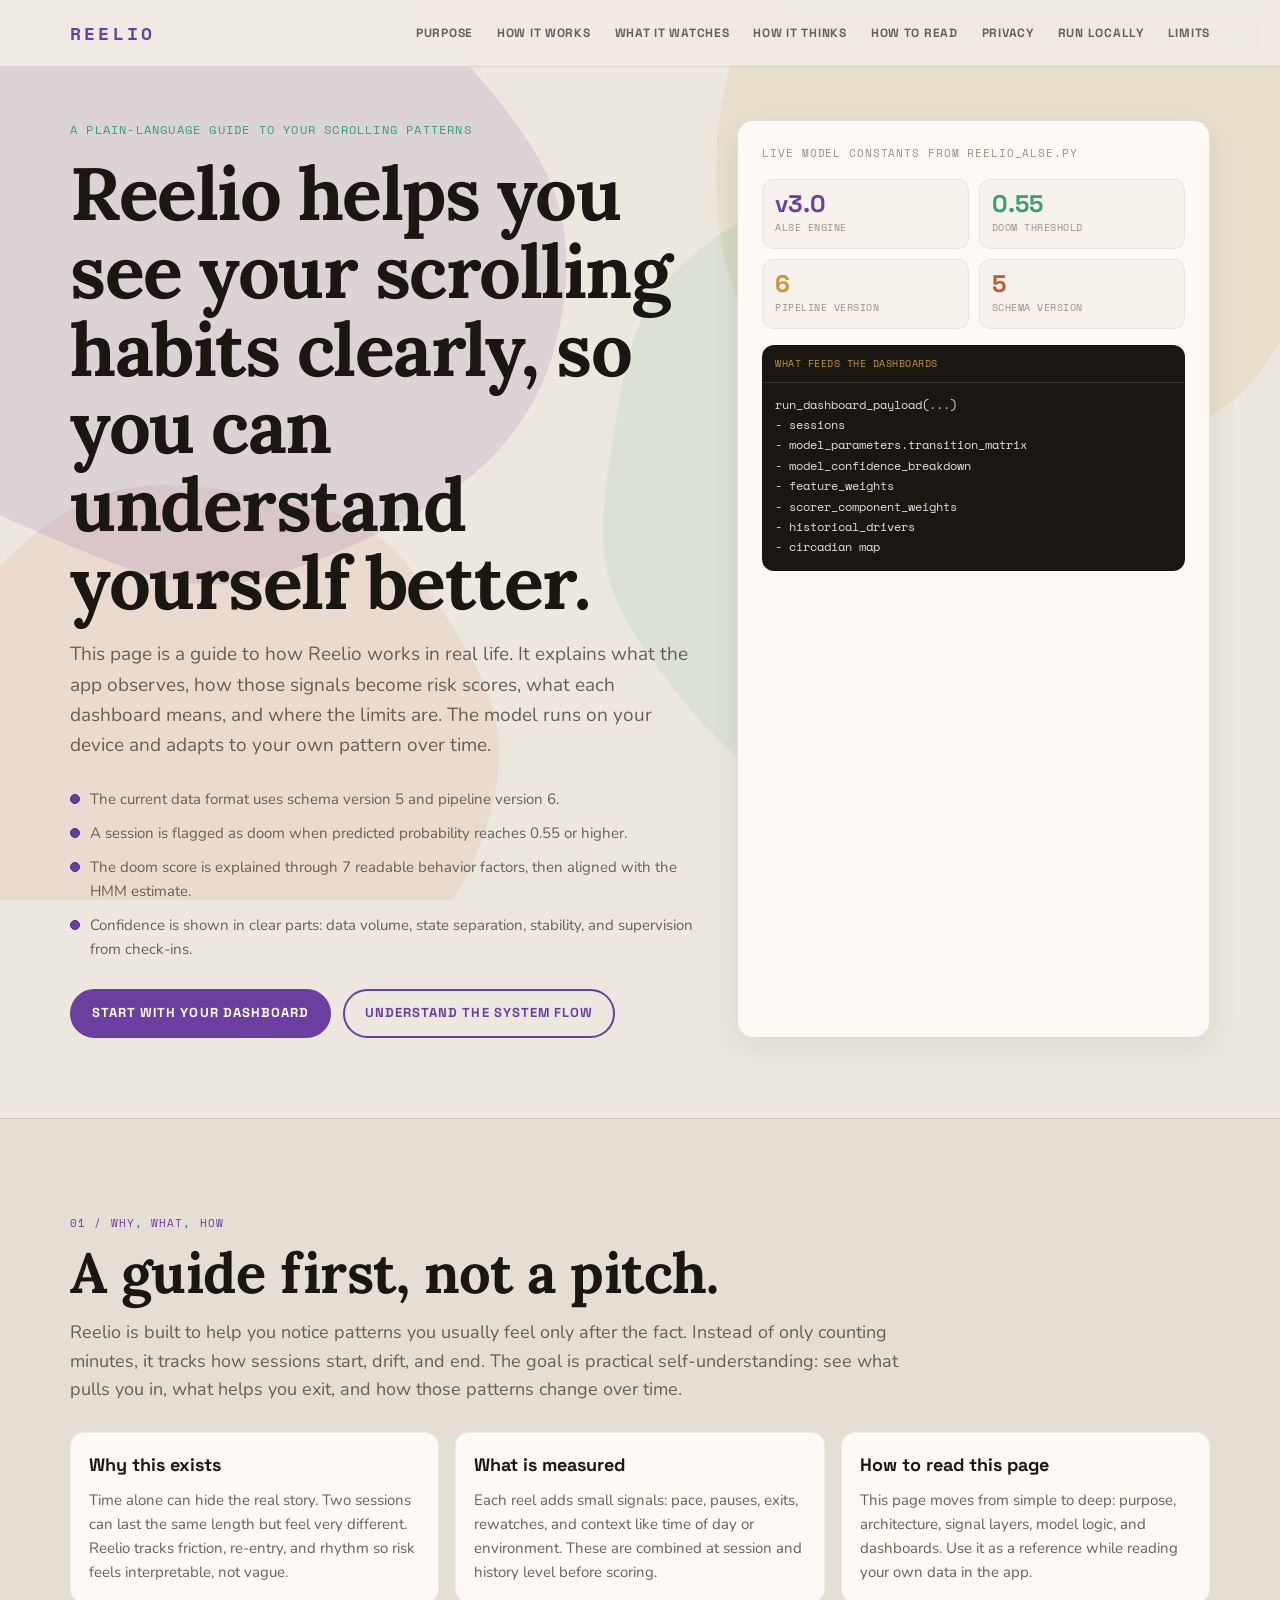
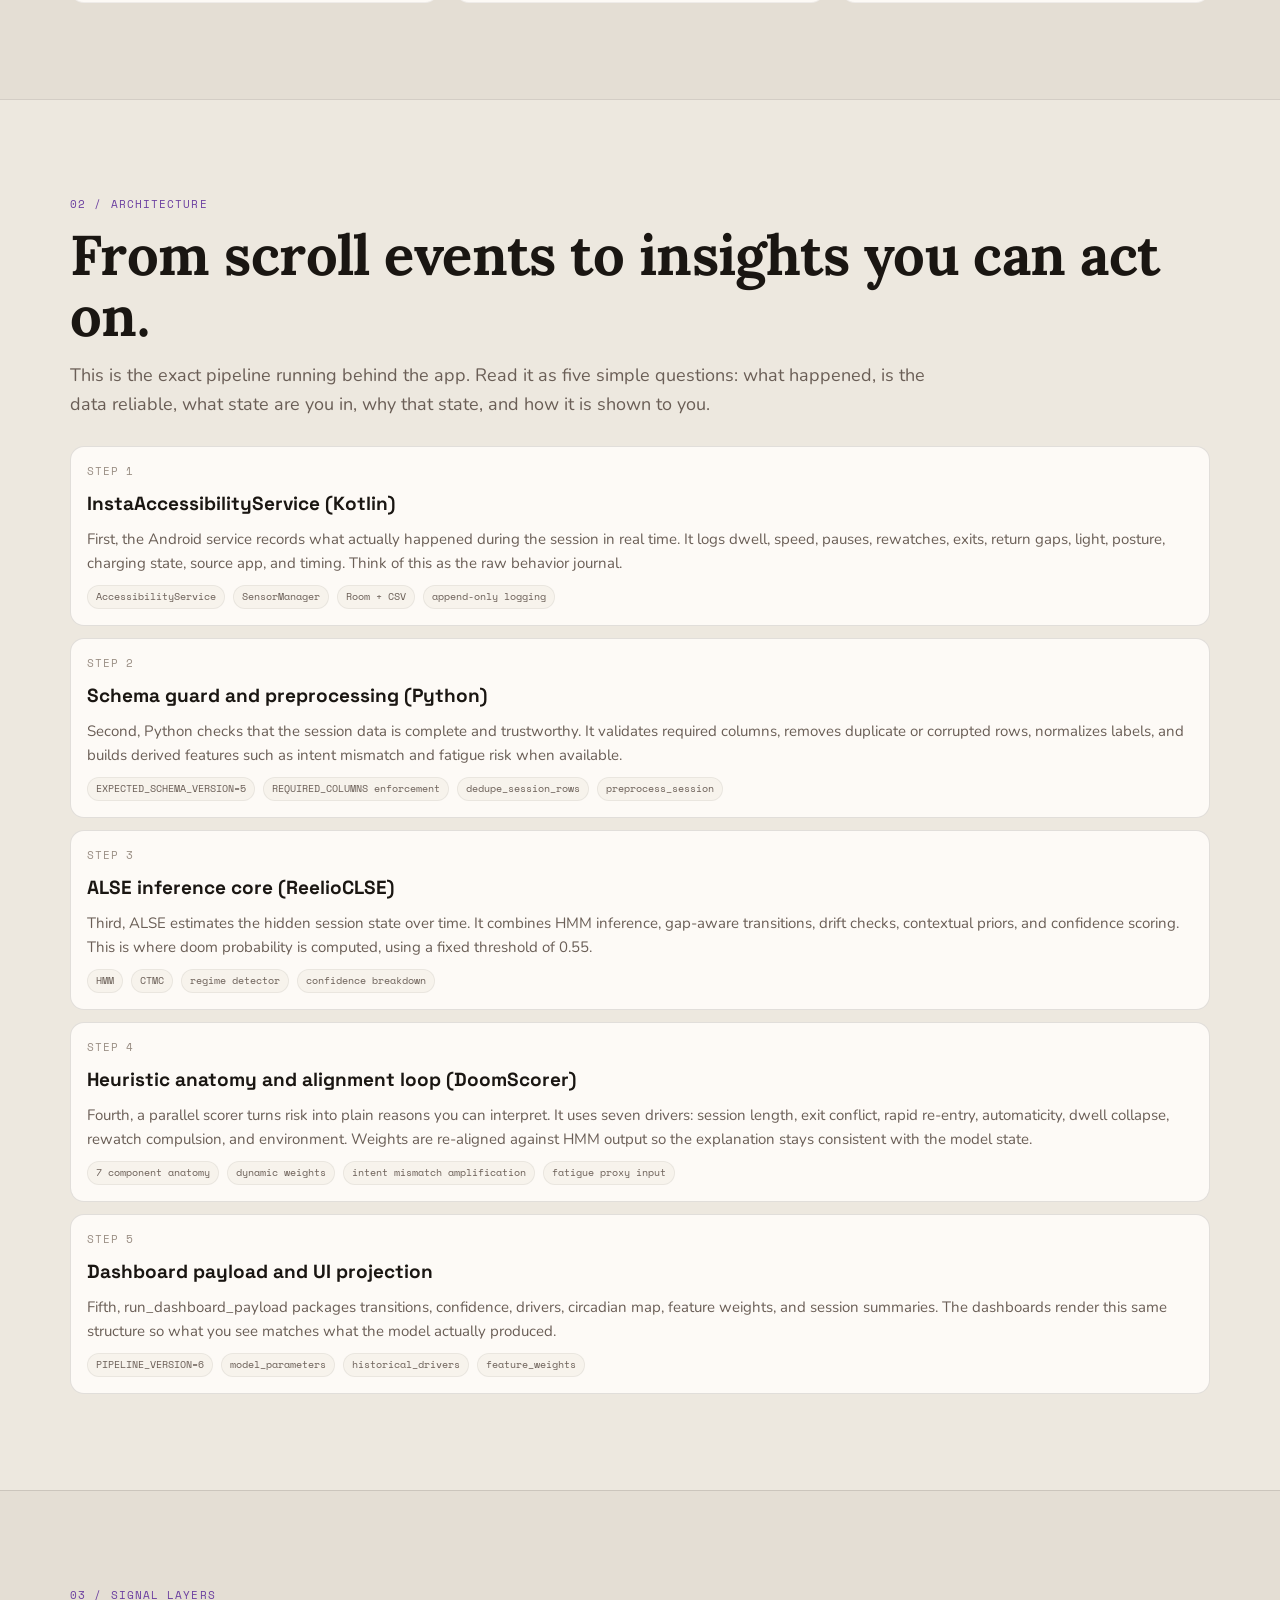
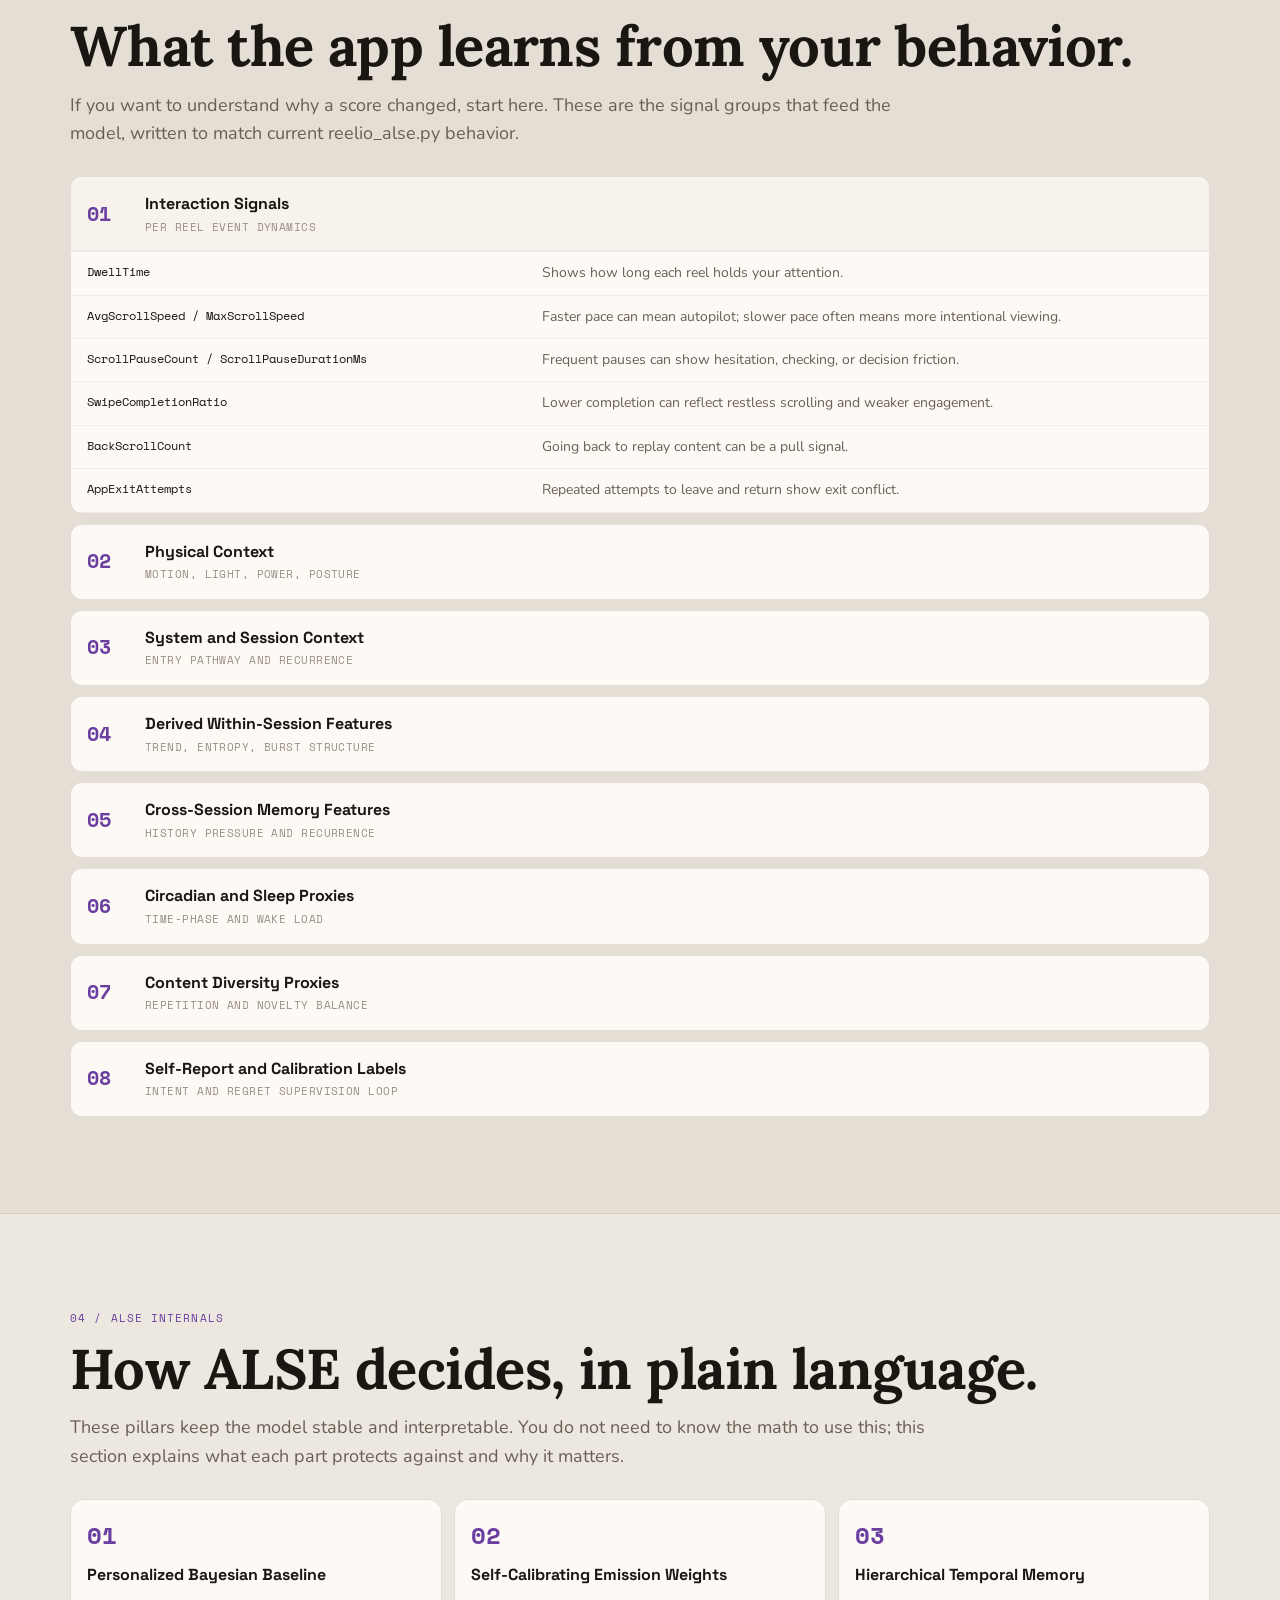
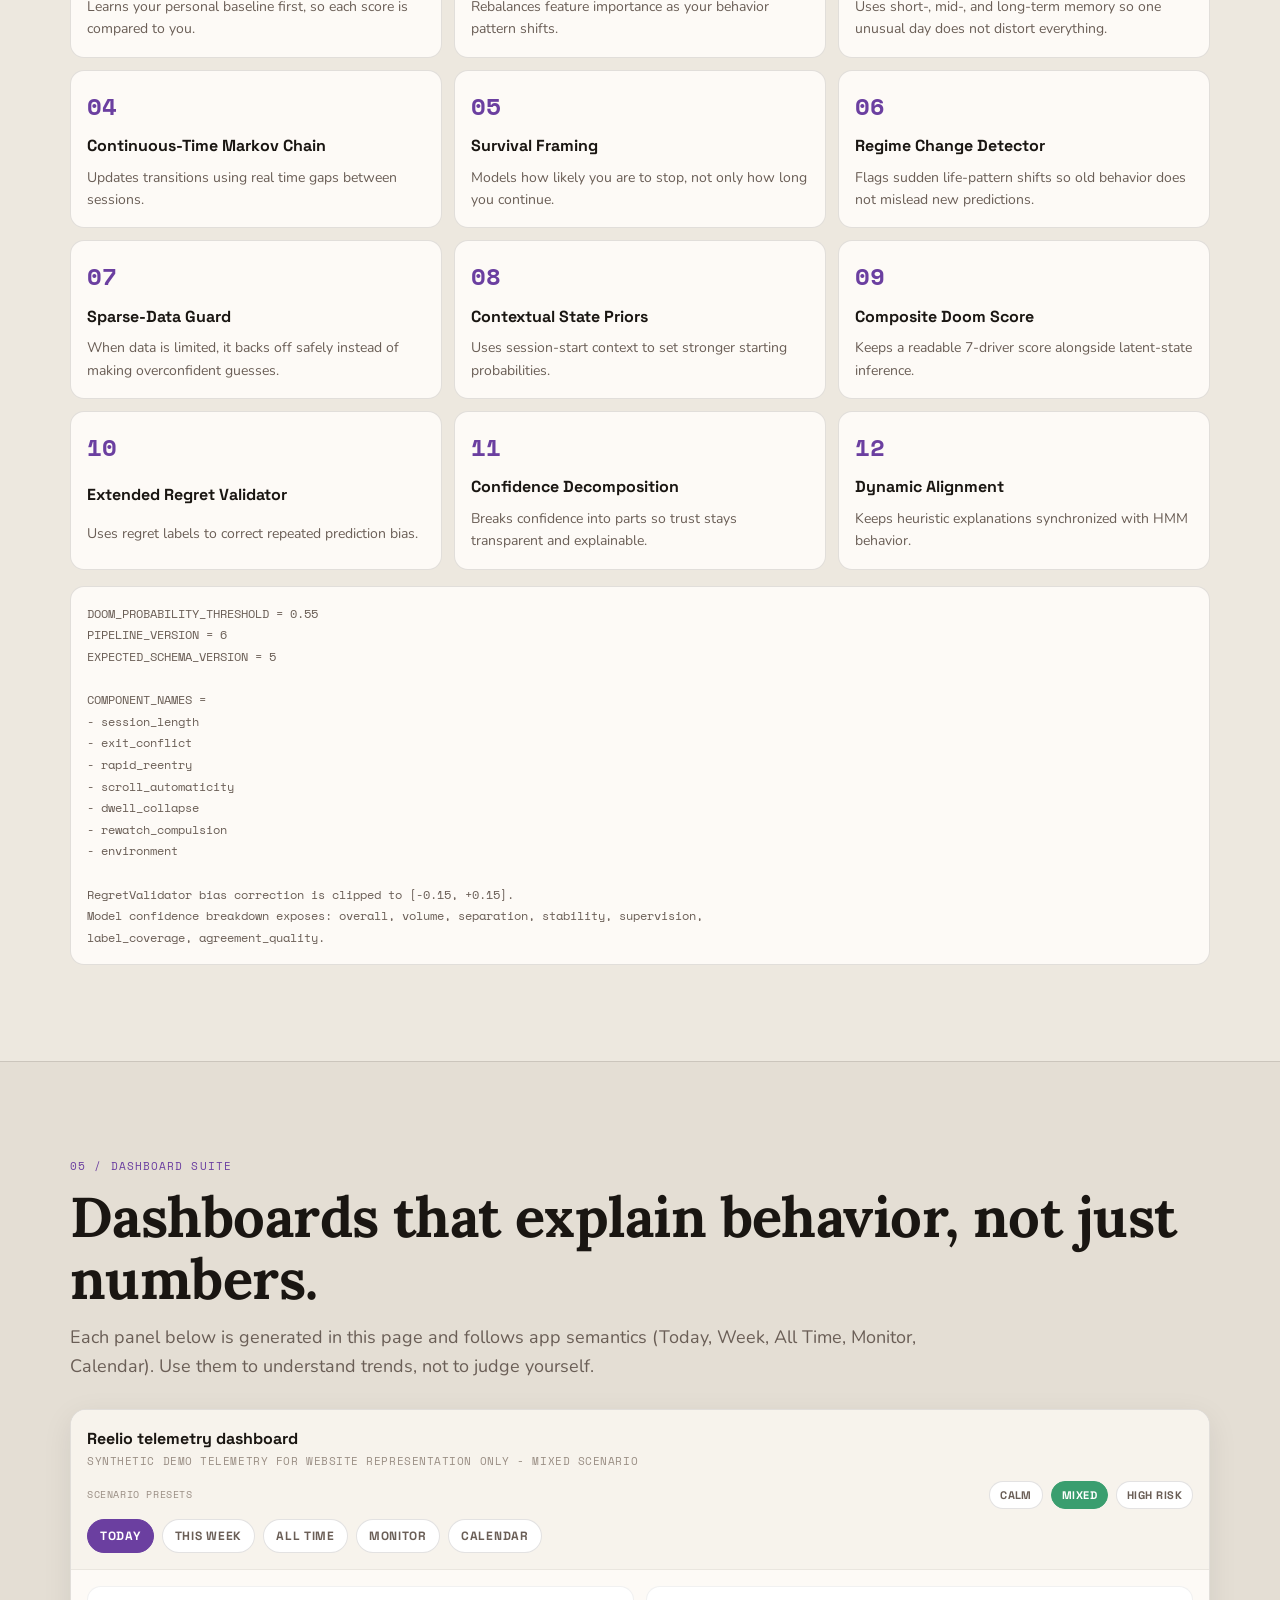
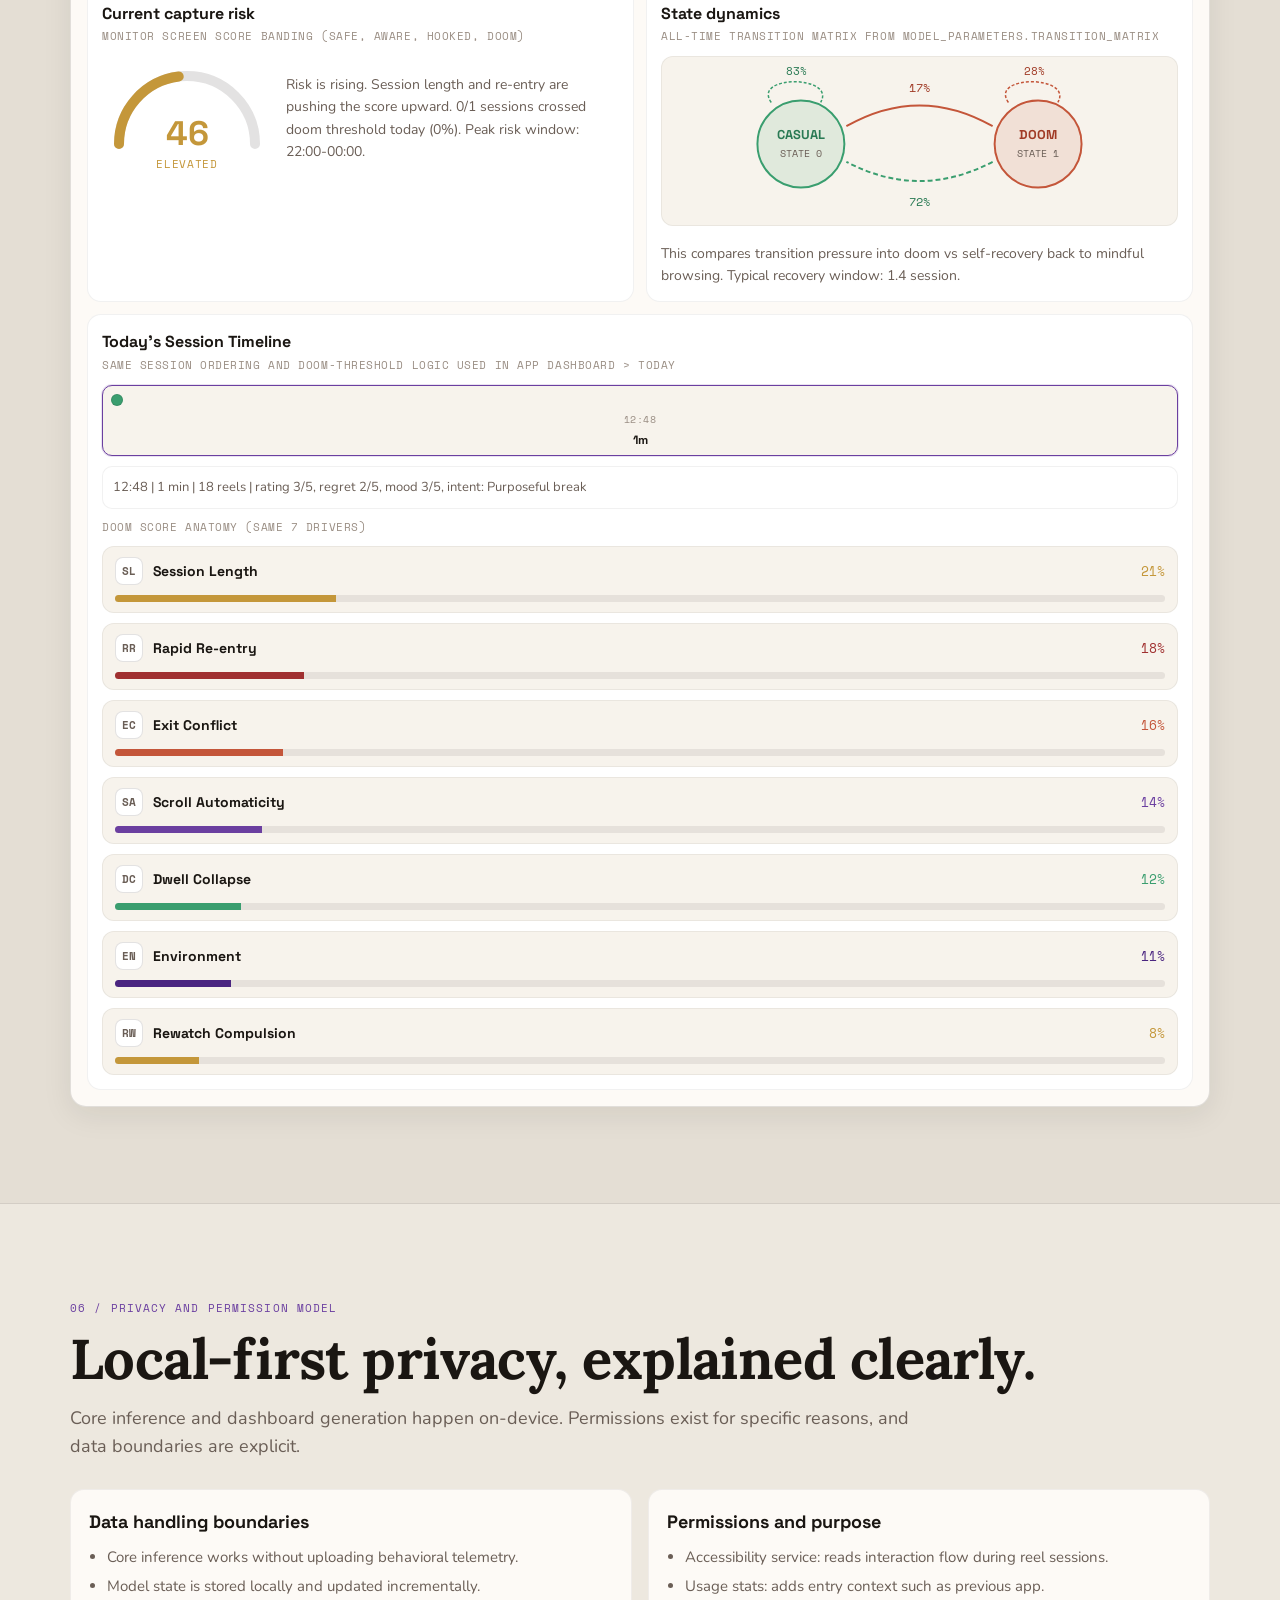
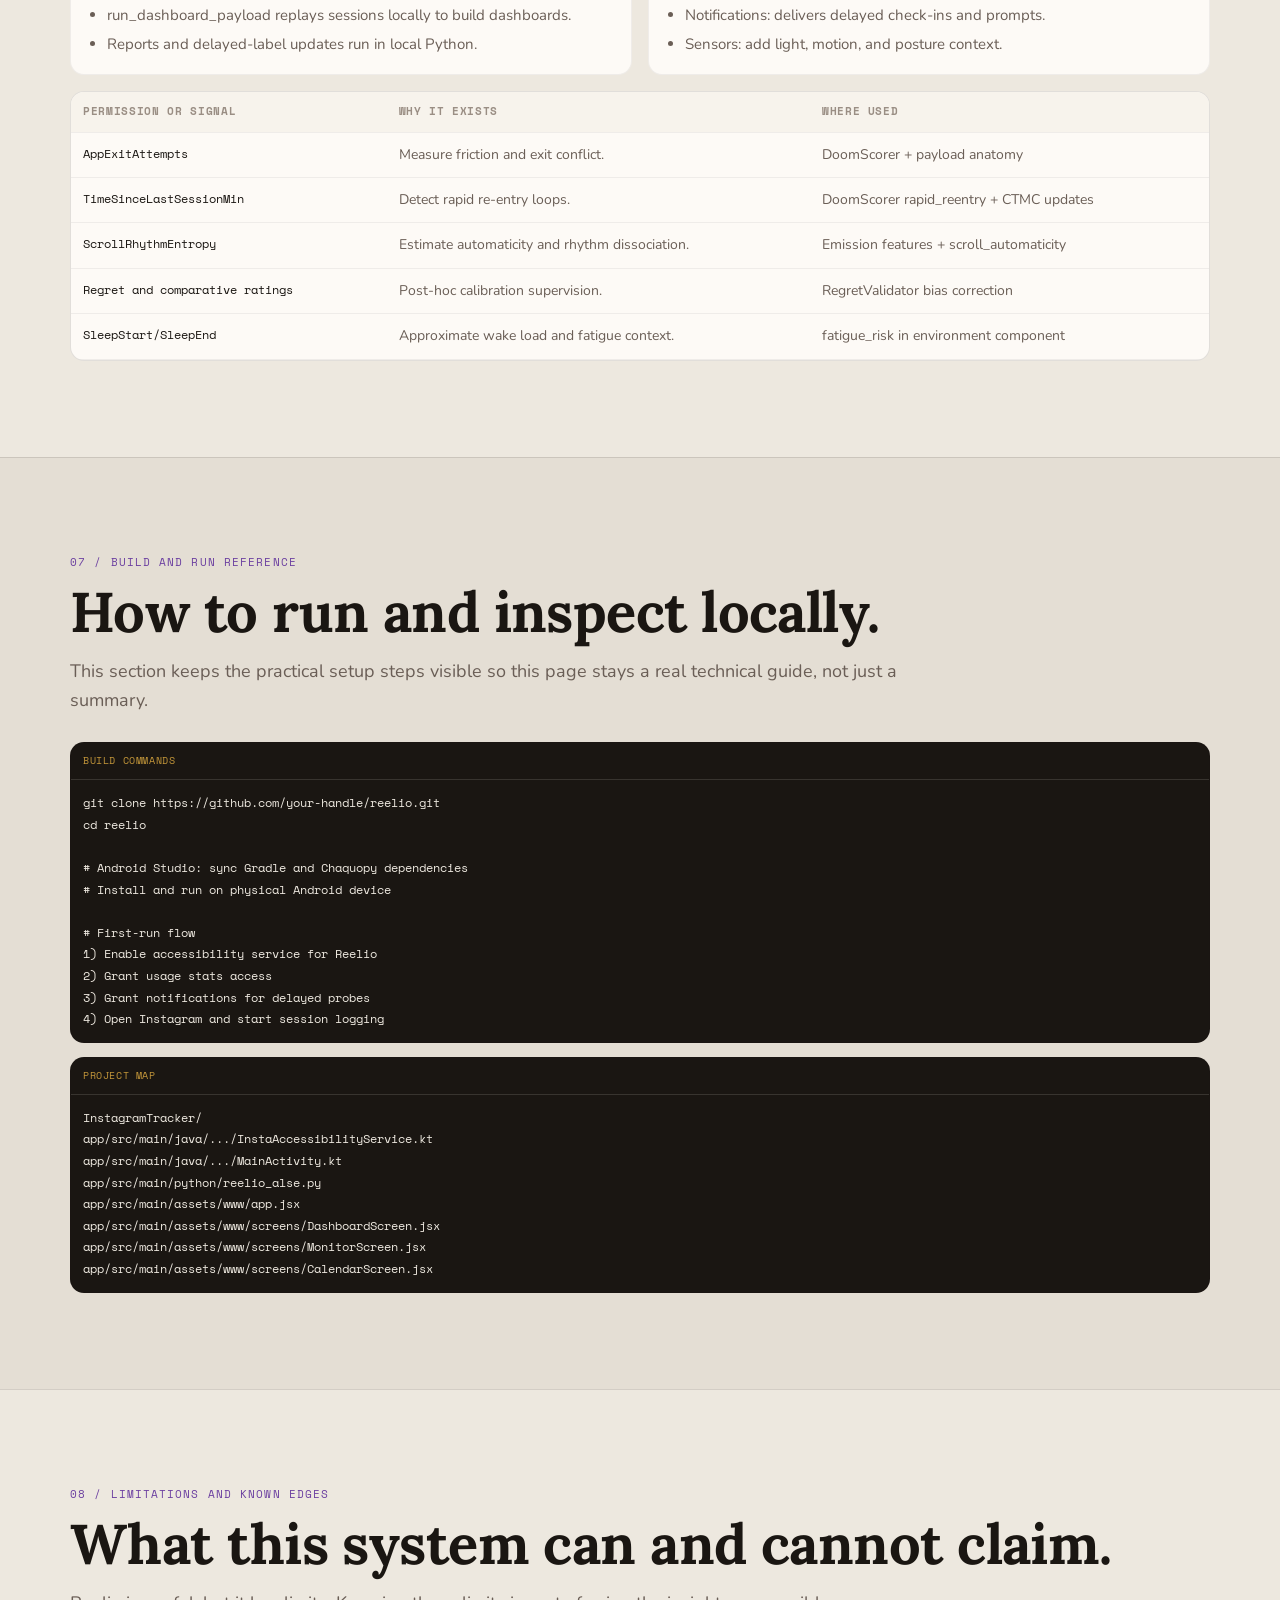
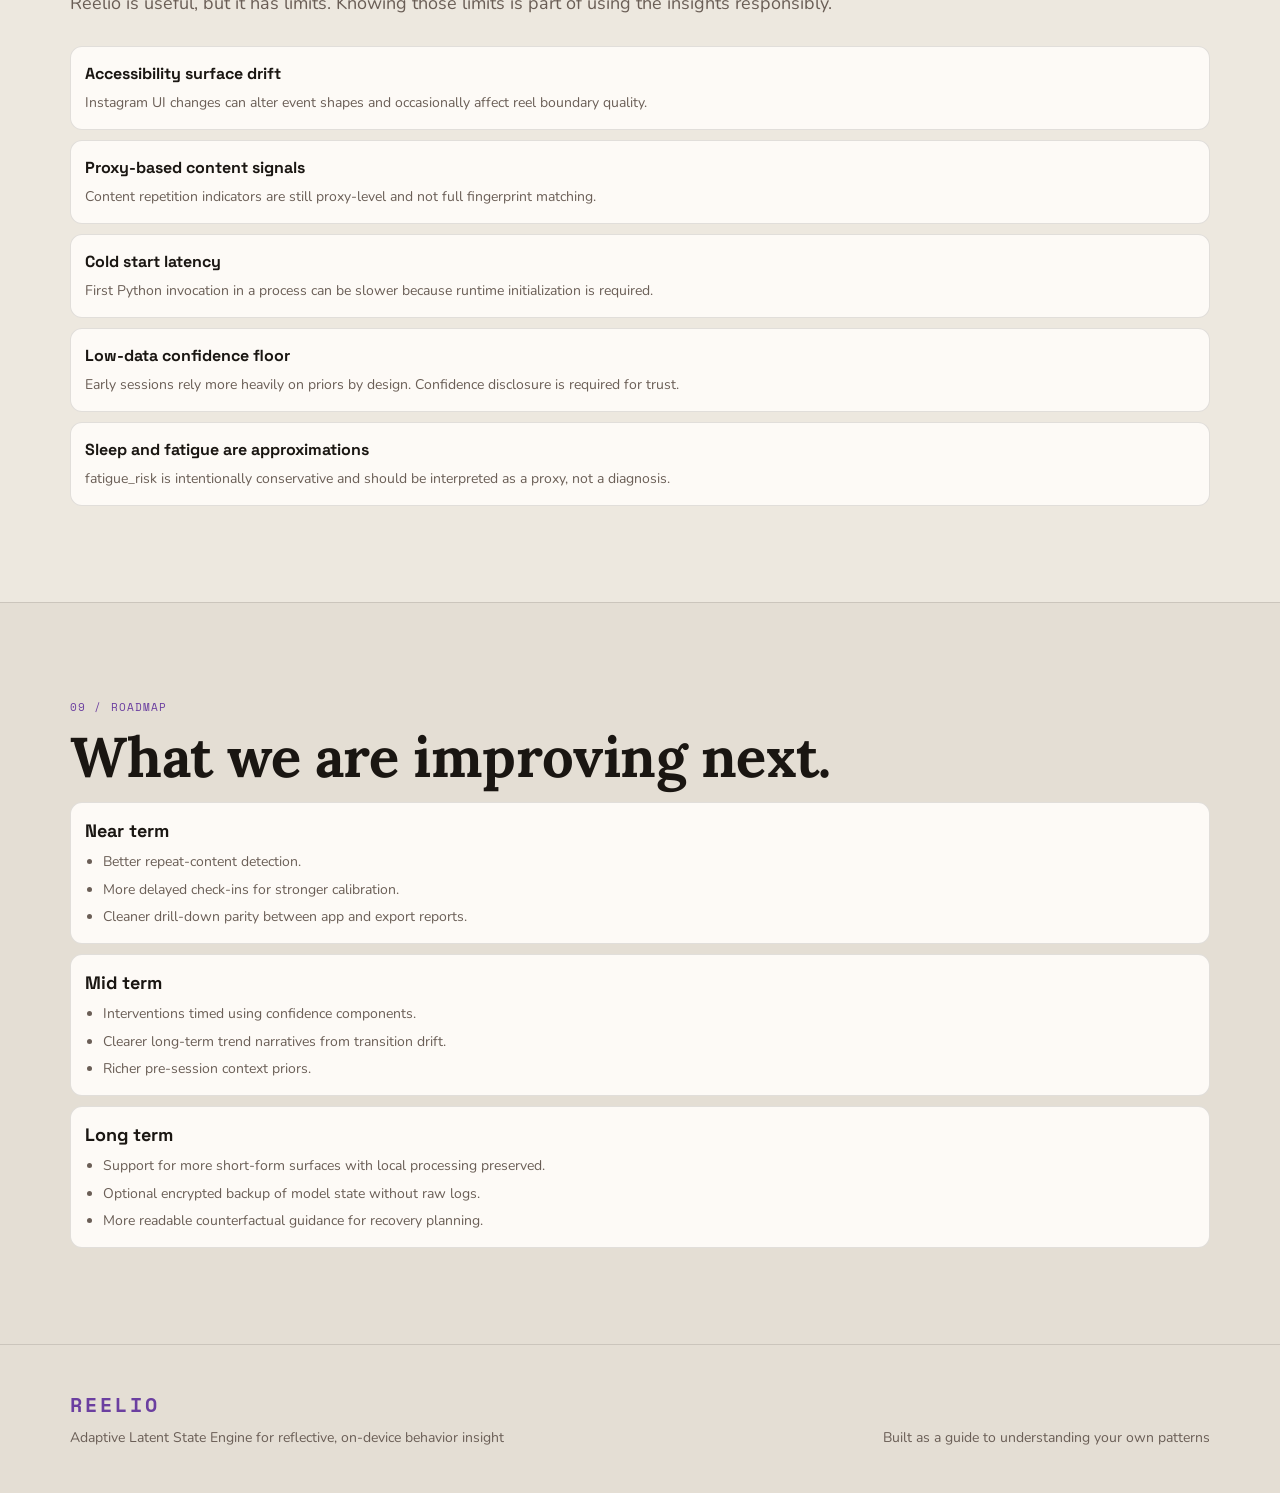
<file: index.html>
<!DOCTYPE html>
<html lang="en">

<head>
  <meta charset="UTF-8">
  <meta name="viewport" content="width=device-width, initial-scale=1.0">
  <title>Reelio - Adaptive Latent State Engine</title>
  <link rel="preconnect" href="https://fonts.googleapis.com">
  <link rel="preconnect" href="https://fonts.gstatic.com" crossorigin>
  <link href="https://fonts.googleapis.com/css2?family=Lora:wght@500;600;700&family=Nunito:wght@500;600;700;800&family=Space+Grotesk:wght@500;600;700;800&family=Space+Mono:wght@400;700&display=swap" rel="stylesheet">
  <style>
    :root {
      --bg: #EDE8DF;
      --section: #E4DED4;
      --surface: #FDFAF6;
      --card: #F7F3EC;
      --nav: #F0EBE2;
      --ink: #1A1612;
      --ink2: #6A5E56;
      --ink3: #9A8E84;
      --purple: #6B3FA0;
      --purple-dark: #4A2580;
      --safe: #3A9E6F;
      --warn: #C4973A;
      --danger: #C4563A;
      --deep-doom: #A03030;
      --border: rgba(26, 22, 18, 0.12);
      --border-soft: rgba(26, 22, 18, 0.06);
      --shadow: 0 8px 30px rgba(26, 22, 18, 0.08);
      --radius: 16px;
    }

    * {
      box-sizing: border-box;
      margin: 0;
      padding: 0;
    }

    html {
      scroll-behavior: smooth;
    }

    body {
      background: var(--bg);
      color: var(--ink);
      font-family: 'Nunito', sans-serif;
      line-height: 1.6;
      overflow-x: hidden;
    }

    #blob-canvas {
      position: fixed;
      inset: 0;
      width: 100%;
      height: 100%;
      pointer-events: none;
      z-index: 0;
      opacity: 0.8;
    }

    .page {
      position: relative;
      z-index: 2;
    }

    .container {
      max-width: 1220px;
      margin: 0 auto;
      padding: 0 40px;
    }

    .reveal {
      opacity: 0;
      transform: translateY(18px);
      transition: opacity 0.6s ease, transform 0.6s ease;
    }

    .reveal.visible {
      opacity: 1;
      transform: translateY(0);
    }

    nav {
      position: fixed;
      top: 0;
      left: 0;
      right: 0;
      z-index: 40;
      background: rgba(240, 235, 226, 0.96);
      border-bottom: 1px solid var(--border);
      backdrop-filter: blur(8px);
    }

    .nav-inner {
      height: 66px;
      display: flex;
      align-items: center;
      justify-content: space-between;
      gap: 20px;
      max-width: 1220px;
      margin: 0 auto;
      padding: 0 40px;
    }

    .brand {
      font-family: 'Space Mono', monospace;
      font-size: 18px;
      font-weight: 700;
      letter-spacing: 0.18em;
      color: var(--purple);
      white-space: nowrap;
    }

    .nav-links {
      list-style: none;
      display: flex;
      align-items: center;
      gap: 24px;
      flex-wrap: wrap;
      justify-content: flex-end;
    }

    .nav-links a {
      text-decoration: none;
      color: var(--ink2);
      font-family: 'Space Grotesk', sans-serif;
      font-size: 12px;
      font-weight: 700;
      letter-spacing: 0.06em;
      text-transform: uppercase;
      transition: color 0.2s ease;
    }

    .nav-links a:hover {
      color: var(--purple);
    }

    .hero {
      min-height: 100vh;
      padding: 120px 0 80px;
      display: flex;
      align-items: center;
    }

    .hero-grid {
      display: grid;
      grid-template-columns: 1.15fr 0.85fr;
      gap: 28px;
      align-items: stretch;
      width: 100%;
    }

    .hero-kicker {
      font-family: 'Space Mono', monospace;
      font-size: 12px;
      letter-spacing: 0.1em;
      color: var(--safe);
      text-transform: uppercase;
      margin-bottom: 16px;
    }

    h1 {
      font-family: 'Lora', serif;
      font-size: clamp(44px, 8vw, 74px);
      line-height: 1.05;
      letter-spacing: -0.02em;
      margin-bottom: 18px;
      color: var(--ink);
    }

    .hero-lead {
      font-size: 19px;
      color: var(--ink2);
      max-width: 760px;
      margin-bottom: 26px;
    }

    .hero-list {
      list-style: none;
      display: grid;
      gap: 10px;
      margin-bottom: 28px;
    }

    .hero-list li {
      display: flex;
      gap: 10px;
      align-items: flex-start;
      color: var(--ink2);
      font-size: 15px;
    }

    .hero-dot {
      width: 10px;
      height: 10px;
      border-radius: 999px;
      margin-top: 7px;
      flex-shrink: 0;
      background: var(--purple);
      border: 1px solid var(--purple-dark);
    }

    .hero-cta {
      display: flex;
      gap: 12px;
      flex-wrap: wrap;
    }

    .btn {
      text-decoration: none;
      cursor: pointer;
      border: none;
      font-family: 'Space Grotesk', sans-serif;
      font-size: 13px;
      font-weight: 700;
      letter-spacing: 0.08em;
      text-transform: uppercase;
      padding: 12px 20px;
      border-radius: 999px;
      transition: all 0.2s ease;
      display: inline-flex;
      align-items: center;
      justify-content: center;
    }

    .btn-primary {
      background: var(--purple);
      color: #fff;
      border: 2px solid var(--purple);
    }

    .btn-primary:hover {
      background: var(--purple-dark);
      border-color: var(--purple-dark);
    }

    .btn-ghost {
      background: transparent;
      color: var(--purple);
      border: 2px solid var(--purple);
    }

    .btn-ghost:hover {
      background: rgba(107, 63, 160, 0.1);
    }

    .card {
      background: var(--surface);
      border: 1px solid var(--border);
      border-radius: var(--radius);
      box-shadow: var(--shadow);
    }

    .hero-panel {
      padding: 24px;
      display: grid;
      gap: 16px;
      height: 100%;
      align-content: start;
    }

    .panel-title {
      font-family: 'Space Mono', monospace;
      font-size: 11px;
      letter-spacing: 0.08em;
      text-transform: uppercase;
      color: var(--ink3);
    }

    .stat-grid {
      display: grid;
      grid-template-columns: repeat(2, minmax(0, 1fr));
      gap: 10px;
    }

    .stat-chip {
      background: var(--card);
      border: 1px solid var(--border-soft);
      border-radius: 12px;
      padding: 12px;
    }

    .stat-num {
      font-family: 'Space Grotesk', sans-serif;
      font-weight: 800;
      font-size: 24px;
      line-height: 1;
      margin-bottom: 4px;
    }

    .stat-label {
      font-family: 'Space Mono', monospace;
      font-size: 10px;
      color: var(--ink3);
      letter-spacing: 0.05em;
      text-transform: uppercase;
    }

    .stat-purple .stat-num {
      color: var(--purple);
    }

    .stat-safe .stat-num {
      color: var(--safe);
    }

    .stat-warn .stat-num {
      color: var(--warn);
    }

    .stat-danger .stat-num {
      color: var(--danger);
    }

    .code-panel {
      border: 1px solid var(--border-soft);
      border-radius: 12px;
      overflow: hidden;
      background: #1A1612;
      color: #EDE8DF;
      font-family: 'Space Mono', monospace;
      font-size: 12px;
    }

    .code-head {
      padding: 10px 12px;
      border-bottom: 1px solid rgba(237, 232, 223, 0.14);
      color: #C4973A;
      letter-spacing: 0.05em;
      text-transform: uppercase;
      font-size: 10px;
    }

    .code-body {
      padding: 12px;
      line-height: 1.7;
      color: #E4DED4;
      white-space: pre-wrap;
    }

    .section {
      padding: 96px 0;
      border-top: 1px solid var(--border);
    }

    .section.alt {
      background: var(--section);
    }

    .kicker {
      font-family: 'Space Mono', monospace;
      font-size: 11px;
      letter-spacing: 0.1em;
      text-transform: uppercase;
      color: var(--purple);
      margin-bottom: 10px;
    }

    .title {
      font-family: 'Lora', serif;
      font-size: clamp(34px, 6vw, 56px);
      line-height: 1.1;
      letter-spacing: -0.01em;
      margin-bottom: 14px;
    }

    .lead {
      max-width: 860px;
      color: var(--ink2);
      font-size: 18px;
      margin-bottom: 28px;
    }

    .grid-3 {
      display: grid;
      grid-template-columns: repeat(3, minmax(0, 1fr));
      gap: 16px;
    }

    .grid-2 {
      display: grid;
      grid-template-columns: repeat(2, minmax(0, 1fr));
      gap: 16px;
    }

    .info-card {
      padding: 18px;
      border-radius: 14px;
      border: 1px solid var(--border-soft);
      background: var(--surface);
    }

    .info-card h3 {
      font-family: 'Space Grotesk', sans-serif;
      font-size: 18px;
      margin-bottom: 8px;
      color: var(--ink);
    }

    .info-card p,
    .info-card li {
      color: var(--ink2);
      font-size: 15px;
    }

    .info-card ul {
      margin-top: 8px;
      margin-left: 18px;
      display: grid;
      gap: 5px;
    }

    .architecture {
      display: grid;
      gap: 12px;
      margin-top: 20px;
    }

    .arch-node {
      background: var(--surface);
      border: 1px solid var(--border);
      border-radius: 14px;
      padding: 16px;
      display: grid;
      gap: 8px;
    }

    .arch-step {
      font-family: 'Space Mono', monospace;
      font-size: 11px;
      letter-spacing: 0.08em;
      text-transform: uppercase;
      color: var(--ink3);
    }

    .arch-name {
      font-family: 'Space Grotesk', sans-serif;
      font-size: 19px;
      font-weight: 700;
      color: var(--ink);
    }

    .arch-desc {
      color: var(--ink2);
      font-size: 15px;
    }

    .arch-tags {
      display: flex;
      flex-wrap: wrap;
      gap: 8px;
      margin-top: 2px;
    }

    .tag {
      font-family: 'Space Mono', monospace;
      font-size: 10px;
      padding: 3px 8px;
      border-radius: 999px;
      border: 1px solid var(--border-soft);
      background: var(--card);
      color: var(--ink2);
    }

    .layer-list {
      display: grid;
      gap: 10px;
      margin-top: 20px;
    }

    .layer {
      border: 1px solid var(--border);
      border-radius: 12px;
      background: var(--surface);
      overflow: hidden;
    }

    .layer summary {
      cursor: pointer;
      list-style: none;
      padding: 14px 16px;
      display: flex;
      align-items: center;
      gap: 14px;
      border-bottom: 1px solid transparent;
    }

    .layer summary::-webkit-details-marker {
      display: none;
    }

    .layer[open] summary {
      border-bottom-color: var(--border-soft);
      background: var(--card);
    }

    .layer-num {
      font-family: 'Space Mono', monospace;
      font-size: 20px;
      font-weight: 700;
      color: var(--purple);
      min-width: 44px;
    }

    .layer-head {
      display: grid;
      gap: 2px;
    }

    .layer-title {
      font-family: 'Space Grotesk', sans-serif;
      font-size: 16px;
      font-weight: 700;
      color: var(--ink);
    }

    .layer-meta {
      font-family: 'Space Mono', monospace;
      font-size: 11px;
      color: var(--ink3);
      letter-spacing: 0.04em;
      text-transform: uppercase;
    }

    .layer-table {
      width: 100%;
      border-collapse: collapse;
      font-size: 14px;
    }

    .layer-table tr {
      border-top: 1px solid var(--border-soft);
    }

    .layer-table td {
      padding: 10px 16px;
      vertical-align: top;
      color: var(--ink2);
    }

    .layer-table td:first-child {
      width: 40%;
      color: var(--ink);
      font-family: 'Space Mono', monospace;
      font-size: 12px;
    }

    .pillars {
      margin-top: 20px;
      display: grid;
      grid-template-columns: repeat(3, minmax(0, 1fr));
      gap: 12px;
    }

    .pillar {
      background: var(--surface);
      border: 1px solid var(--border);
      border-radius: 14px;
      padding: 16px;
      display: grid;
      gap: 8px;
    }

    .pillar-num {
      font-family: 'Space Mono', monospace;
      font-size: 24px;
      font-weight: 700;
      color: var(--purple);
    }

    .pillar h3 {
      font-family: 'Space Grotesk', sans-serif;
      font-size: 16px;
      color: var(--ink);
    }

    .pillar p {
      color: var(--ink2);
      font-size: 14px;
    }

    .code-update {
      margin-top: 16px;
      padding: 16px;
      border: 1px solid var(--border);
      border-radius: 14px;
      background: var(--surface);
      font-family: 'Space Mono', monospace;
      font-size: 12px;
      color: var(--ink2);
      line-height: 1.8;
      white-space: pre-wrap;
    }

    .dashboard-shell {
      margin-top: 20px;
      border: 1px solid var(--border);
      border-radius: 16px;
      background: var(--surface);
      box-shadow: var(--shadow);
      overflow: hidden;
    }

    .dashboard-head {
      padding: 16px;
      border-bottom: 1px solid var(--border-soft);
      background: var(--card);
    }

    .dashboard-tabs {
      display: flex;
      gap: 8px;
      flex-wrap: wrap;
      margin-top: 10px;
    }

    .preset-row {
      display: flex;
      align-items: center;
      justify-content: space-between;
      gap: 10px;
      margin-top: 10px;
      flex-wrap: wrap;
    }

    .preset-label {
      font-family: 'Space Mono', monospace;
      font-size: 10px;
      color: var(--ink3);
      letter-spacing: 0.06em;
      text-transform: uppercase;
    }

    .preset-tabs {
      display: flex;
      gap: 8px;
      flex-wrap: wrap;
    }

    .preset-tab {
      border: 1px solid var(--border);
      background: #fff;
      color: var(--ink2);
      border-radius: 999px;
      padding: 6px 10px;
      font-family: 'Space Grotesk', sans-serif;
      font-size: 11px;
      font-weight: 700;
      letter-spacing: 0.04em;
      text-transform: uppercase;
      cursor: pointer;
      transition: all 0.2s ease;
    }

    .preset-tab.active,
    .preset-tab:hover {
      background: var(--safe);
      border-color: var(--safe);
      color: #fff;
    }

    .dash-tab {
      border: 1px solid var(--border);
      background: #fff;
      color: var(--ink2);
      border-radius: 999px;
      padding: 8px 12px;
      font-family: 'Space Grotesk', sans-serif;
      font-size: 12px;
      font-weight: 700;
      letter-spacing: 0.06em;
      text-transform: uppercase;
      cursor: pointer;
      transition: all 0.2s ease;
    }

    .dash-tab.active,
    .dash-tab:hover {
      background: var(--purple);
      color: #fff;
      border-color: var(--purple);
    }

    .dashboard-panel {
      display: none;
      padding: 16px;
    }

    .dashboard-panel.active {
      display: block;
    }

    .dash-grid {
      display: grid;
      gap: 12px;
    }

    .dash-grid.two {
      grid-template-columns: repeat(2, minmax(0, 1fr));
    }

    .dash-grid.one {
      grid-template-columns: 1fr;
    }

    .chart-card {
      border: 1px solid var(--border-soft);
      border-radius: 14px;
      background: #fff;
      padding: 14px;
      min-height: 220px;
    }

    .chart-title {
      font-family: 'Space Grotesk', sans-serif;
      font-size: 16px;
      font-weight: 700;
      color: var(--ink);
      margin-bottom: 2px;
    }

    .chart-meta {
      font-family: 'Space Mono', monospace;
      font-size: 11px;
      color: var(--ink3);
      margin-bottom: 10px;
      text-transform: uppercase;
      letter-spacing: 0.05em;
    }

    .gauge-wrap {
      display: grid;
      grid-template-columns: 170px 1fr;
      gap: 14px;
      align-items: center;
    }

    .gauge-face {
      position: relative;
      width: 160px;
      height: 100px;
      margin: 0 auto;
    }

    .gauge-score {
      position: absolute;
      left: 0;
      right: 0;
      bottom: 5px;
      text-align: center;
      font-family: 'Space Grotesk', sans-serif;
      font-size: 34px;
      font-weight: 800;
      line-height: 1;
      color: var(--warn);
    }

    .gauge-label {
      text-align: center;
      font-family: 'Space Mono', monospace;
      font-size: 11px;
      letter-spacing: 0.06em;
      text-transform: uppercase;
      color: var(--ink3);
    }

    .insight {
      font-size: 14px;
      color: var(--ink2);
      margin-top: 8px;
      line-height: 1.6;
    }

    .state-svg {
      width: 100%;
      height: 170px;
      border: 1px solid var(--border-soft);
      border-radius: 12px;
      background: var(--card);
    }

    .drivers-list {
      display: grid;
      gap: 10px;
    }

    .timeline-grid {
      display: grid;
      grid-template-columns: repeat(auto-fit, minmax(84px, 1fr));
      gap: 8px;
      margin-bottom: 10px;
    }

    .timeline-cell {
      border: 1px solid var(--border-soft);
      background: var(--card);
      border-radius: 10px;
      padding: 8px;
      display: grid;
      gap: 6px;
      align-content: start;
      cursor: pointer;
      transition: border-color 0.15s ease, transform 0.15s ease;
    }

    .timeline-cell:hover {
      transform: translateY(-1px);
      border-color: var(--purple);
    }

    .timeline-cell.active {
      border-color: var(--purple);
      box-shadow: 0 0 0 1px rgba(107, 63, 160, 0.15);
    }

    .timeline-empty {
      font-size: 13px;
      color: var(--ink3);
      background: var(--card);
      border: 1px dashed var(--border);
      border-radius: 10px;
      padding: 10px;
    }

    .timeline-dot {
      width: 12px;
      height: 12px;
      border-radius: 999px;
      border: 1px solid rgba(26, 22, 18, 0.12);
    }

    .timeline-time {
      font-family: 'Space Mono', monospace;
      font-size: 10px;
      color: var(--ink3);
      letter-spacing: 0.05em;
      text-transform: uppercase;
    }

    .timeline-badge {
      font-family: 'Space Grotesk', sans-serif;
      font-size: 12px;
      font-weight: 700;
      color: var(--ink);
      line-height: 1.2;
    }

    .timeline-detail {
      border: 1px solid var(--border-soft);
      border-radius: 10px;
      background: #fff;
      padding: 10px;
      font-size: 13px;
      color: var(--ink2);
      line-height: 1.6;
    }

    .driver {
      border: 1px solid var(--border-soft);
      border-radius: 12px;
      background: var(--card);
      overflow: hidden;
    }

    .driver-head {
      display: flex;
      align-items: center;
      justify-content: space-between;
      gap: 12px;
      width: 100%;
      border: none;
      background: transparent;
      cursor: pointer;
      text-align: left;
      padding: 10px 12px;
    }

    .driver-left {
      display: flex;
      align-items: center;
      gap: 10px;
      min-width: 0;
    }

    .driver-abbr {
      width: 28px;
      height: 28px;
      border-radius: 8px;
      background: #fff;
      border: 1px solid var(--border);
      display: flex;
      align-items: center;
      justify-content: center;
      font-family: 'Space Mono', monospace;
      font-size: 11px;
      font-weight: 700;
      color: var(--ink2);
      flex-shrink: 0;
    }

    .driver-name {
      font-family: 'Space Grotesk', sans-serif;
      font-size: 14px;
      font-weight: 700;
      color: var(--ink);
    }

    .driver-pct {
      font-family: 'Space Mono', monospace;
      font-size: 13px;
      color: var(--ink2);
      flex-shrink: 0;
    }

    .driver-track {
      height: 7px;
      margin: 0 12px 10px;
      border-radius: 999px;
      overflow: hidden;
      background: rgba(26, 22, 18, 0.08);
    }

    .driver-fill {
      height: 100%;
      width: 0;
      transition: width 0.7s ease;
      background: var(--danger);
    }

    .driver-body {
      display: none;
      padding: 0 12px 12px;
      font-size: 13px;
      color: var(--ink2);
      line-height: 1.6;
    }

    .driver.open .driver-body {
      display: block;
    }

    .bar-grid {
      height: 210px;
      display: grid;
      grid-template-columns: repeat(14, minmax(0, 1fr));
      gap: 7px;
      align-items: end;
      padding: 8px 0 0;
    }

    .bar-col {
      display: grid;
      gap: 6px;
      justify-items: center;
      align-items: end;
    }

    .bar-stick {
      width: 100%;
      border-radius: 8px 8px 0 0;
      min-height: 14px;
      background: var(--safe);
      border: 1px solid rgba(26, 22, 18, 0.08);
    }

    .bar-day {
      font-family: 'Space Mono', monospace;
      font-size: 10px;
      color: var(--ink3);
    }

    .svg-wrap {
      border: 1px solid var(--border-soft);
      border-radius: 12px;
      background: var(--card);
      overflow: hidden;
    }

    .svg-wrap svg {
      display: block;
      width: 100%;
      height: 240px;
    }

    .mini-metrics {
      margin-top: 10px;
      display: grid;
      grid-template-columns: repeat(3, minmax(0, 1fr));
      gap: 8px;
    }

    .mini {
      background: var(--card);
      border: 1px solid var(--border-soft);
      border-radius: 10px;
      padding: 8px;
    }

    .mini-label {
      font-family: 'Space Mono', monospace;
      font-size: 9px;
      letter-spacing: 0.05em;
      text-transform: uppercase;
      color: var(--ink3);
      margin-bottom: 4px;
    }

    .mini-value {
      font-family: 'Space Grotesk', sans-serif;
      font-size: 20px;
      font-weight: 800;
      line-height: 1;
      color: var(--ink);
    }

    .weights {
      display: grid;
      gap: 10px;
    }

    .weight-row {
      display: grid;
      gap: 6px;
    }

    .weight-head {
      display: flex;
      justify-content: space-between;
      align-items: center;
      gap: 8px;
      font-size: 13px;
      color: var(--ink2);
      font-family: 'Space Mono', monospace;
    }

    .weight-track {
      height: 8px;
      border-radius: 999px;
      background: rgba(26, 22, 18, 0.08);
      overflow: hidden;
    }

    .weight-fill {
      height: 100%;
      width: 0;
      background: var(--purple);
      transition: width 0.7s ease;
    }

    .confidence-bars {
      display: grid;
      gap: 8px;
      margin-top: 10px;
    }

    .conf-row {
      display: grid;
      grid-template-columns: 140px 1fr 44px;
      gap: 8px;
      align-items: center;
      font-family: 'Space Mono', monospace;
      font-size: 12px;
      color: var(--ink2);
    }

    .conf-track {
      height: 8px;
      border-radius: 999px;
      background: rgba(26, 22, 18, 0.08);
      overflow: hidden;
    }

    .conf-fill {
      height: 100%;
      width: 0;
      background: var(--safe);
      transition: width 0.7s ease;
    }

    .monitor-card {
      border: 1px solid var(--border-soft);
      border-radius: 14px;
      background: #E8E0F5;
      padding: 18px;
    }

    .monitor-label {
      font-family: 'Space Mono', monospace;
      font-size: 10px;
      letter-spacing: 0.08em;
      text-transform: uppercase;
      color: var(--ink3);
      margin-bottom: 10px;
    }

    .monitor-headline {
      font-family: 'Space Grotesk', sans-serif;
      font-size: 34px;
      line-height: 1.05;
      letter-spacing: -0.03em;
      font-weight: 800;
      color: var(--ink);
      margin-bottom: 8px;
      max-width: 400px;
    }

    .monitor-sub {
      color: var(--ink2);
      font-size: 14px;
      margin-bottom: 14px;
    }

    .monitor-bento {
      display: grid;
      grid-template-columns: 2fr 1fr;
      gap: 8px;
      margin-top: 10px;
    }

    .tile {
      border-radius: 12px;
      border: 1px solid var(--border-soft);
      padding: 12px;
      background: #fff;
    }

    .tile-value {
      font-family: 'Space Grotesk', sans-serif;
      font-size: 30px;
      font-weight: 800;
      line-height: 1;
      color: var(--ink);
      margin-bottom: 5px;
    }

    .tile-label {
      font-family: 'Space Mono', monospace;
      font-size: 10px;
      letter-spacing: 0.06em;
      text-transform: uppercase;
      color: var(--ink3);
    }

    .stack {
      display: grid;
      gap: 8px;
    }

    .session-quality {
      margin-top: 10px;
      border: 1px solid var(--border-soft);
      border-radius: 12px;
      background: #fff;
      padding: 12px;
    }

    .quality-track {
      height: 10px;
      border-radius: 999px;
      overflow: hidden;
      background: rgba(26, 22, 18, 0.08);
      display: flex;
    }

    .quality-safe {
      background: var(--safe);
      width: 0;
      transition: width 0.6s ease;
    }

    .quality-warn {
      background: var(--warn);
      width: 0;
      transition: width 0.6s ease;
    }

    .quality-doom {
      background: var(--danger);
      width: 0;
      transition: width 0.6s ease;
    }

    .calendar-layout {
      display: grid;
      grid-template-columns: 1.3fr 0.7fr;
      gap: 12px;
    }

    .calendar-card,
    .calendar-detail {
      border: 1px solid var(--border-soft);
      border-radius: 14px;
      background: #fff;
      padding: 12px;
    }

    .calendar-top {
      display: flex;
      align-items: center;
      justify-content: space-between;
      margin-bottom: 10px;
    }

    .cal-month {
      font-family: 'Space Grotesk', sans-serif;
      font-size: 20px;
      font-weight: 700;
      color: var(--ink);
    }

    .cal-grid {
      display: grid;
      grid-template-columns: repeat(7, minmax(0, 1fr));
      gap: 6px;
    }

    .cal-label {
      text-align: center;
      font-family: 'Space Mono', monospace;
      font-size: 10px;
      color: var(--ink3);
      text-transform: uppercase;
      letter-spacing: 0.05em;
      padding-bottom: 2px;
    }

    .cal-day {
      min-height: 38px;
      border-radius: 10px;
      border: 1px solid var(--border-soft);
      display: flex;
      align-items: center;
      justify-content: center;
      font-family: 'Space Grotesk', sans-serif;
      font-size: 12px;
      font-weight: 700;
      color: var(--ink2);
      cursor: pointer;
      user-select: none;
      transition: transform 0.15s ease, border-color 0.15s ease;
      background: #F9F6F1;
    }

    .cal-day:hover {
      transform: translateY(-1px);
      border-color: var(--purple);
    }

    .cal-empty {
      background: transparent;
      border: none;
      cursor: default;
    }

    .cal-day.safe {
      background: #EAF3EE;
      border-color: rgba(58, 158, 111, 0.35);
      color: #2A7A54;
    }

    .cal-day.aware {
      background: #E8E0F5;
      border-color: rgba(107, 63, 160, 0.35);
      color: #4A2580;
    }

    .cal-day.hooked {
      background: #F5F0E2;
      border-color: rgba(196, 151, 58, 0.35);
      color: #7A6020;
    }

    .cal-day.doom {
      background: #F5EDE9;
      border-color: rgba(196, 86, 58, 0.35);
      color: #A03A25;
    }

    .cal-legend {
      margin-top: 10px;
      display: flex;
      flex-wrap: wrap;
      gap: 10px;
      font-family: 'Space Mono', monospace;
      font-size: 10px;
      color: var(--ink3);
      text-transform: uppercase;
    }

    .legend-item {
      display: flex;
      align-items: center;
      gap: 5px;
    }

    .legend-swatch {
      width: 10px;
      height: 10px;
      border-radius: 3px;
      border: 1px solid var(--border-soft);
      background: #fff;
    }

    .table-wrap {
      overflow-x: auto;
      border: 1px solid var(--border);
      border-radius: 14px;
      background: var(--surface);
    }

    table {
      width: 100%;
      border-collapse: collapse;
    }

    th,
    td {
      padding: 11px 12px;
      text-align: left;
      border-bottom: 1px solid var(--border-soft);
      font-size: 14px;
      color: var(--ink2);
      vertical-align: top;
    }

    th {
      font-family: 'Space Mono', monospace;
      font-size: 11px;
      color: var(--ink3);
      letter-spacing: 0.06em;
      text-transform: uppercase;
      background: var(--card);
    }

    td:first-child {
      color: var(--ink);
      font-family: 'Space Mono', monospace;
      font-size: 12px;
      white-space: nowrap;
    }

    .limit-list {
      display: grid;
      gap: 10px;
      margin-top: 16px;
    }

    .limit-item {
      background: var(--surface);
      border: 1px solid var(--border);
      border-radius: 12px;
      padding: 14px;
    }

    .limit-item h3 {
      font-family: 'Space Grotesk', sans-serif;
      font-size: 16px;
      margin-bottom: 6px;
      color: var(--ink);
    }

    .limit-item p {
      color: var(--ink2);
      font-size: 14px;
    }

    .terminal {
      border: 1px solid var(--border);
      border-radius: 14px;
      overflow: hidden;
      background: #1A1612;
      color: #EDE8DF;
      margin-top: 14px;
      font-family: 'Space Mono', monospace;
      font-size: 12px;
    }

    .terminal-head {
      padding: 10px 12px;
      border-bottom: 1px solid rgba(237, 232, 223, 0.14);
      color: #C4973A;
      font-size: 10px;
      letter-spacing: 0.06em;
      text-transform: uppercase;
    }

    .terminal-body {
      padding: 12px;
      line-height: 1.8;
      white-space: pre-wrap;
    }

    .roadmap {
      margin-top: 14px;
      display: grid;
      gap: 10px;
    }

    .road {
      background: var(--surface);
      border: 1px solid var(--border);
      border-radius: 12px;
      padding: 14px;
    }

    .road h3 {
      font-family: 'Space Grotesk', sans-serif;
      font-size: 18px;
      margin-bottom: 6px;
      color: var(--ink);
    }

    .road ul {
      margin-left: 18px;
      display: grid;
      gap: 5px;
      color: var(--ink2);
      font-size: 14px;
    }

    footer {
      border-top: 1px solid var(--border);
      padding: 44px 0;
      background: var(--section);
    }

    .footer-row {
      display: flex;
      justify-content: space-between;
      align-items: flex-end;
      gap: 20px;
      flex-wrap: wrap;
    }

    .footer-brand {
      font-family: 'Space Mono', monospace;
      font-size: 20px;
      font-weight: 700;
      letter-spacing: 0.15em;
      color: var(--purple);
      margin-bottom: 6px;
    }

    .footer-copy {
      color: var(--ink2);
      font-size: 14px;
    }

    @media (max-width: 1060px) {
      .hero-grid,
      .dash-grid.two,
      .calendar-layout,
      .grid-3,
      .grid-2,
      .pillars,
      .monitor-bento {
        grid-template-columns: 1fr;
      }

      .gauge-wrap {
        grid-template-columns: 1fr;
      }

      .mini-metrics {
        grid-template-columns: 1fr;
      }

      .stat-grid {
        grid-template-columns: 1fr;
      }

      .conf-row {
        grid-template-columns: 110px 1fr 36px;
      }
    }

    @media (max-width: 840px) {
      .container,
      .nav-inner {
        padding-left: 20px;
        padding-right: 20px;
      }

      .nav-links {
        display: none;
      }

      .hero {
        min-height: auto;
        padding-top: 98px;
      }

      .title {
        margin-bottom: 12px;
      }

      .lead {
        font-size: 17px;
      }

      .section {
        padding: 74px 0;
      }
    }
  </style>
</head>

<body>
  <canvas id="blob-canvas"></canvas>

  <div class="page">
    <nav>
      <div class="nav-inner">
        <div class="brand">REELIO</div>
        <ul class="nav-links">
          <li><a href="#why">Purpose</a></li>
          <li><a href="#architecture">How It Works</a></li>
          <li><a href="#signals">What It Watches</a></li>
          <li><a href="#alse">How It Thinks</a></li>
          <li><a href="#dashboards">How To Read</a></li>
          <li><a href="#privacy">Privacy</a></li>
          <li><a href="#build">Run Locally</a></li>
          <li><a href="#limitations">Limits</a></li>
        </ul>
      </div>
    </nav>

    <header id="top" class="hero">
      <div class="container hero-grid">
        <div class="reveal">
          <div class="hero-kicker">A plain-language guide to your scrolling patterns</div>
          <h1>Reelio helps you see your scrolling habits clearly, so you can understand yourself better.</h1>
          <p class="hero-lead">
            This page is a guide to how Reelio works in real life. It explains what the app observes, how those signals
            become risk scores, what each dashboard means, and where the limits are. The model runs on your device and
            adapts to your own pattern over time.
          </p>
          <ul class="hero-list">
            <li><span class="hero-dot"></span><span>The current data format uses schema version 5 and pipeline version 6.</span></li>
            <li><span class="hero-dot"></span><span>A session is flagged as doom when predicted probability reaches 0.55 or higher.</span></li>
            <li><span class="hero-dot"></span><span>The doom score is explained through 7 readable behavior factors, then aligned with the HMM estimate.</span></li>
            <li><span class="hero-dot"></span><span>Confidence is shown in clear parts: data volume, state separation, stability, and supervision from check-ins.</span></li>
          </ul>
          <div class="hero-cta">
            <a class="btn btn-primary" href="#dashboards">Start With Your Dashboard</a>
            <a class="btn btn-ghost" href="#architecture">Understand The System Flow</a>
          </div>
        </div>

        <aside class="hero-panel card reveal">
          <div class="panel-title">Live model constants from reelio_alse.py</div>
          <div class="stat-grid">
            <div class="stat-chip stat-purple">
              <div class="stat-num">v3.0</div>
              <div class="stat-label">ALSE engine</div>
            </div>
            <div class="stat-chip stat-safe">
              <div class="stat-num">0.55</div>
              <div class="stat-label">doom threshold</div>
            </div>
            <div class="stat-chip stat-warn">
              <div class="stat-num">6</div>
              <div class="stat-label">pipeline version</div>
            </div>
            <div class="stat-chip stat-danger">
              <div class="stat-num">5</div>
              <div class="stat-label">schema version</div>
            </div>
          </div>

          <div class="code-panel">
            <div class="code-head">What feeds the dashboards</div>
            <div class="code-body">run_dashboard_payload(...)
- sessions
- model_parameters.transition_matrix
- model_confidence_breakdown
- feature_weights
- scorer_component_weights
- historical_drivers
- circadian map</div>
          </div>
        </aside>
      </div>
    </header>

    <section id="why" class="section alt">
      <div class="container">
        <div class="kicker reveal">01 / Why, What, How</div>
        <h2 class="title reveal">A guide first, not a pitch.</h2>
        <p class="lead reveal">
          Reelio is built to help you notice patterns you usually feel only after the fact. Instead of only counting
          minutes, it tracks how sessions start, drift, and end. The goal is practical self-understanding: see what
          pulls you in, what helps you exit, and how those patterns change over time.
        </p>

        <div class="grid-3 reveal">
          <article class="info-card">
            <h3>Why this exists</h3>
            <p>Time alone can hide the real story. Two sessions can last the same length but feel very different.
              Reelio tracks friction, re-entry, and rhythm so risk feels interpretable, not vague.</p>
          </article>

          <article class="info-card">
            <h3>What is measured</h3>
            <p>Each reel adds small signals: pace, pauses, exits, rewatches, and context like time of day or environment.
              These are combined at session and history level before scoring.</p>
          </article>

          <article class="info-card">
            <h3>How to read this page</h3>
            <p>This page moves from simple to deep: purpose, architecture, signal layers, model logic, and dashboards.
              Use it as a reference while reading your own data in the app.</p>
          </article>
        </div>
      </div>
    </section>

    <section id="architecture" class="section">
      <div class="container">
        <div class="kicker reveal">02 / Architecture</div>
        <h2 class="title reveal">From scroll events to insights you can act on.</h2>
        <p class="lead reveal">
          This is the exact pipeline running behind the app. Read it as five simple questions:
          what happened, is the data reliable, what state are you in, why that state, and how it is shown to you.
        </p>

        <div class="architecture reveal">
          <article class="arch-node">
            <div class="arch-step">Step 1</div>
            <div class="arch-name">InstaAccessibilityService (Kotlin)</div>
            <div class="arch-desc">
              First, the Android service records what actually happened during the session in real time.
              It logs dwell, speed, pauses, rewatches, exits, return gaps, light, posture,
              charging state, source app, and timing. Think of this as the raw behavior journal.
            </div>
            <div class="arch-tags">
              <span class="tag">AccessibilityService</span>
              <span class="tag">SensorManager</span>
              <span class="tag">Room + CSV</span>
              <span class="tag">append-only logging</span>
            </div>
          </article>

          <article class="arch-node">
            <div class="arch-step">Step 2</div>
            <div class="arch-name">Schema guard and preprocessing (Python)</div>
            <div class="arch-desc">
              Second, Python checks that the session data is complete and trustworthy.
              It validates required columns, removes duplicate or corrupted rows, normalizes labels,
              and builds derived features such as intent mismatch and fatigue risk when available.
            </div>
            <div class="arch-tags">
              <span class="tag">EXPECTED_SCHEMA_VERSION=5</span>
              <span class="tag">REQUIRED_COLUMNS enforcement</span>
              <span class="tag">dedupe_session_rows</span>
              <span class="tag">preprocess_session</span>
            </div>
          </article>

          <article class="arch-node">
            <div class="arch-step">Step 3</div>
            <div class="arch-name">ALSE inference core (ReelioCLSE)</div>
            <div class="arch-desc">
              Third, ALSE estimates the hidden session state over time.
              It combines HMM inference, gap-aware transitions, drift checks, contextual priors,
              and confidence scoring. This is where doom probability is computed, using a fixed
              threshold of 0.55.
            </div>
            <div class="arch-tags">
              <span class="tag">HMM</span>
              <span class="tag">CTMC</span>
              <span class="tag">regime detector</span>
              <span class="tag">confidence breakdown</span>
            </div>
          </article>

          <article class="arch-node">
            <div class="arch-step">Step 4</div>
            <div class="arch-name">Heuristic anatomy and alignment loop (DoomScorer)</div>
            <div class="arch-desc">
              Fourth, a parallel scorer turns risk into plain reasons you can interpret.
              It uses seven drivers: session length, exit conflict, rapid re-entry, automaticity,
              dwell collapse, rewatch compulsion, and environment. Weights are re-aligned against
              HMM output so the explanation stays consistent with the model state.
            </div>
            <div class="arch-tags">
              <span class="tag">7 component anatomy</span>
              <span class="tag">dynamic weights</span>
              <span class="tag">intent mismatch amplification</span>
              <span class="tag">fatigue proxy input</span>
            </div>
          </article>

          <article class="arch-node">
            <div class="arch-step">Step 5</div>
            <div class="arch-name">Dashboard payload and UI projection</div>
            <div class="arch-desc">
              Fifth, run_dashboard_payload packages transitions, confidence, drivers, circadian map,
              feature weights, and session summaries. The dashboards render this same structure so
              what you see matches what the model actually produced.
            </div>
            <div class="arch-tags">
              <span class="tag">PIPELINE_VERSION=6</span>
              <span class="tag">model_parameters</span>
              <span class="tag">historical_drivers</span>
              <span class="tag">feature_weights</span>
            </div>
          </article>
        </div>
      </div>
    </section>

    <section id="signals" class="section alt">
      <div class="container">
        <div class="kicker reveal">03 / Signal Layers</div>
        <h2 class="title reveal">What the app learns from your behavior.</h2>
        <p class="lead reveal">
          If you want to understand why a score changed, start here. These are the signal groups
          that feed the model, written to match current reelio_alse.py behavior.
        </p>

        <div class="layer-list reveal">
          <details class="layer" open>
            <summary>
              <div class="layer-num">01</div>
              <div class="layer-head">
                <div class="layer-title">Interaction Signals</div>
                <div class="layer-meta">per reel event dynamics</div>
              </div>
            </summary>
            <table class="layer-table">
              <tr><td>DwellTime</td><td>Shows how long each reel holds your attention.</td></tr>
              <tr><td>AvgScrollSpeed / MaxScrollSpeed</td><td>Faster pace can mean autopilot; slower pace often means more intentional viewing.</td></tr>
              <tr><td>ScrollPauseCount / ScrollPauseDurationMs</td><td>Frequent pauses can show hesitation, checking, or decision friction.</td></tr>
              <tr><td>SwipeCompletionRatio</td><td>Lower completion can reflect restless scrolling and weaker engagement.</td></tr>
              <tr><td>BackScrollCount</td><td>Going back to replay content can be a pull signal.</td></tr>
              <tr><td>AppExitAttempts</td><td>Repeated attempts to leave and return show exit conflict.</td></tr>
            </table>
          </details>

          <details class="layer">
            <summary>
              <div class="layer-num">02</div>
              <div class="layer-head">
                <div class="layer-title">Physical Context</div>
                <div class="layer-meta">motion, light, power, posture</div>
              </div>
            </summary>
            <table class="layer-table">
              <tr><td>AmbientLuxStart / End</td><td>Very low light often maps to late-hour sessions with higher capture risk.</td></tr>
              <tr><td>AccelVariance / PostureShiftCount</td><td>Movement pattern helps estimate focus, restlessness, or fatigue state.</td></tr>
              <tr><td>IsStationary / DeviceOrientation</td><td>Long still posture can indicate deeper capture during a session.</td></tr>
              <tr><td>IsCharging</td><td>Charging sessions often run longer and can raise risk.</td></tr>
              <tr><td>Headphones / AudioOutputType</td><td>Audio context can increase immersion and session depth.</td></tr>
            </table>
          </details>

          <details class="layer">
            <summary>
              <div class="layer-num">03</div>
              <div class="layer-head">
                <div class="layer-title">System and Session Context</div>
                <div class="layer-meta">entry pathway and recurrence</div>
              </div>
            </summary>
            <table class="layer-table">
              <tr><td>PreviousApp / Category</td><td>Shows the mental context you came from before opening reels.</td></tr>
              <tr><td>TimeSinceLastSessionMin</td><td>Short gaps mean quick returns, one of the strongest risk signals.</td></tr>
              <tr><td>ScreenOnCount1hr / Duration1hr</td><td>Heavy phone use before reels can increase vulnerability.</td></tr>
              <tr><td>DND / NightMode</td><td>Night-time context helps interpret late-hour behavior shifts.</td></tr>
              <tr><td>SessionTriggeredByNotif</td><td>Notification-led opens can create unplanned session starts.</td></tr>
            </table>
          </details>

          <details class="layer">
            <summary>
              <div class="layer-num">04</div>
              <div class="layer-head">
                <div class="layer-title">Derived Within-Session Features</div>
                <div class="layer-meta">trend, entropy, burst structure</div>
              </div>
            </summary>
            <table class="layer-table">
              <tr><td>DwellTimeZscore / Pctile</td><td>Compares current dwell depth to your personal baseline.</td></tr>
              <tr><td>SessionDwellTrend</td><td>Shows whether attention deepens or collapses as the session continues.</td></tr>
              <tr><td>ScrollRhythmEntropy</td><td>Low rhythm variety often means more automatic scrolling.</td></tr>
              <tr><td>ScrollIntervalCV / BurstDuration</td><td>Describes whether scrolling is steady or bursty.</td></tr>
              <tr><td>InteractionBurstiness / Dropoff</td><td>Tracks early engagement spikes and later drop-off.</td></tr>
            </table>
          </details>

          <details class="layer">
            <summary>
              <div class="layer-num">05</div>
              <div class="layer-head">
                <div class="layer-title">Cross-Session Memory Features</div>
                <div class="layer-meta">history pressure and recurrence</div>
              </div>
            </summary>
            <table class="layer-table">
              <tr><td>SessionsToday / LongestSession</td><td>Captures daily load and how intense today has been.</td></tr>
              <tr><td>DoomStreakLength</td><td>Counts how many recent sessions stayed in high-risk mode.</td></tr>
              <tr><td>MorningSessionExists</td><td>Early-day opening pattern that can shape the rest of the day.</td></tr>
              <tr><td>CumulativeReels</td><td>True reel exposure count, including very fast swipes.</td></tr>
            </table>
          </details>

          <details class="layer">
            <summary>
              <div class="layer-num">06</div>
              <div class="layer-head">
                <div class="layer-title">Circadian and Sleep Proxies</div>
                <div class="layer-meta">time-phase and wake load</div>
              </div>
            </summary>
            <table class="layer-table">
              <tr><td>CircadianPhase</td><td>Places each session in your body-clock window.</td></tr>
              <tr><td>SleepProxyScore / EstimatedSleepDurationH</td><td>Rough rest signal that helps explain next-session risk.</td></tr>
              <tr><td>SleepStart / SleepEnd</td><td>Used to estimate wake load and possible fatigue pressure.</td></tr>
              <tr><td>MorningRestScore</td><td>Your own rest anchor for daily interpretation.</td></tr>
            </table>
          </details>

          <details class="layer">
            <summary>
              <div class="layer-num">07</div>
              <div class="layer-head">
                <div class="layer-title">Content Diversity Proxies</div>
                <div class="layer-meta">repetition and novelty balance</div>
              </div>
            </summary>
            <table class="layer-table">
              <tr><td>UniqueAudioCount</td><td>Higher variety usually means more novelty and less repetition pull.</td></tr>
              <tr><td>RepeatContentFlag / ContentRepeatRate</td><td>Shows how much repeated content may be reinforcing loops.</td></tr>
            </table>
          </details>

          <details class="layer">
            <summary>
              <div class="layer-num">08</div>
              <div class="layer-head">
                <div class="layer-title">Self-Report and Calibration Labels</div>
                <div class="layer-meta">intent and regret supervision loop</div>
              </div>
            </summary>
            <table class="layer-table">
              <tr><td>PostSessionRating / RegretScore</td><td>Immediate check-in on how the session felt after ending.</td></tr>
              <tr><td>DelayedRegretScore</td><td>Later reflection label, often more reliable for calibration.</td></tr>
              <tr><td>ComparativeRating</td><td>Compares this session to your usual personal baseline.</td></tr>
              <tr><td>IntendedAction / ActualVsIntendedMatch</td><td>Shows whether the session matched what you meant to do.</td></tr>
              <tr><td>MoodBefore / MoodAfter / MoodDelta</td><td>Tracks emotional shift linked to the session.</td></tr>
            </table>
          </details>
        </div>
      </div>
    </section>

    <section id="alse" class="section">
      <div class="container">
        <div class="kicker reveal">04 / ALSE internals</div>
        <h2 class="title reveal">How ALSE decides, in plain language.</h2>
        <p class="lead reveal">
          These pillars keep the model stable and interpretable. You do not need to know the math to use this;
          this section explains what each part protects against and why it matters.
        </p>

        <div class="pillars reveal">
          <article class="pillar"><div class="pillar-num">01</div><h3>Personalized Bayesian Baseline</h3><p>Learns your personal baseline first, so each score is compared to you.</p></article>
          <article class="pillar"><div class="pillar-num">02</div><h3>Self-Calibrating Emission Weights</h3><p>Rebalances feature importance as your behavior pattern shifts.</p></article>
          <article class="pillar"><div class="pillar-num">03</div><h3>Hierarchical Temporal Memory</h3><p>Uses short-, mid-, and long-term memory so one unusual day does not distort everything.</p></article>
          <article class="pillar"><div class="pillar-num">04</div><h3>Continuous-Time Markov Chain</h3><p>Updates transitions using real time gaps between sessions.</p></article>
          <article class="pillar"><div class="pillar-num">05</div><h3>Survival Framing</h3><p>Models how likely you are to stop, not only how long you continue.</p></article>
          <article class="pillar"><div class="pillar-num">06</div><h3>Regime Change Detector</h3><p>Flags sudden life-pattern shifts so old behavior does not mislead new predictions.</p></article>
          <article class="pillar"><div class="pillar-num">07</div><h3>Sparse-Data Guard</h3><p>When data is limited, it backs off safely instead of making overconfident guesses.</p></article>
          <article class="pillar"><div class="pillar-num">08</div><h3>Contextual State Priors</h3><p>Uses session-start context to set stronger starting probabilities.</p></article>
          <article class="pillar"><div class="pillar-num">09</div><h3>Composite Doom Score</h3><p>Keeps a readable 7-driver score alongside latent-state inference.</p></article>
          <article class="pillar"><div class="pillar-num">10</div><h3>Extended Regret Validator</h3><p>Uses regret labels to correct repeated prediction bias.</p></article>
          <article class="pillar"><div class="pillar-num">11</div><h3>Confidence Decomposition</h3><p>Breaks confidence into parts so trust stays transparent and explainable.</p></article>
          <article class="pillar"><div class="pillar-num">12</div><h3>Dynamic Alignment</h3><p>Keeps heuristic explanations synchronized with HMM behavior.</p></article>
        </div>

        <div class="code-update reveal">DOOM_PROBABILITY_THRESHOLD = 0.55
PIPELINE_VERSION = 6
EXPECTED_SCHEMA_VERSION = 5

COMPONENT_NAMES =
- session_length
- exit_conflict
- rapid_reentry
- scroll_automaticity
- dwell_collapse
- rewatch_compulsion
- environment

RegretValidator bias correction is clipped to [-0.15, +0.15].
Model confidence breakdown exposes: overall, volume, separation, stability, supervision,
label_coverage, agreement_quality.</div>
      </div>
    </section>

    <section id="dashboards" class="section alt">
      <div class="container">
        <div class="kicker reveal">05 / Dashboard suite</div>
        <h2 class="title reveal">Dashboards that explain behavior, not just numbers.</h2>
        <p class="lead reveal">
          Each panel below is generated in this page and follows app semantics (Today, Week, All Time, Monitor,
          Calendar). Use them to understand trends, not to judge yourself.
        </p>

        <div class="dashboard-shell reveal">
          <div class="dashboard-head">
            <div class="chart-title">Reelio telemetry dashboard</div>
            <div class="chart-meta" id="dashboard-mode-meta">Synthetic demo telemetry for website representation only</div>
            <div class="preset-row">
              <div class="preset-label">Scenario Presets</div>
              <div class="preset-tabs">
                <button class="preset-tab" data-preset="calm">Calm</button>
                <button class="preset-tab active" data-preset="mixed">Mixed</button>
                <button class="preset-tab" data-preset="high-risk">High Risk</button>
              </div>
            </div>
            <div class="dashboard-tabs">
              <button class="dash-tab active" data-tab="today">Today</button>
              <button class="dash-tab" data-tab="week">This Week</button>
              <button class="dash-tab" data-tab="all">All Time</button>
              <button class="dash-tab" data-tab="monitor">Monitor</button>
              <button class="dash-tab" data-tab="calendar">Calendar</button>
            </div>
          </div>

          <div class="dashboard-panel active" data-panel="today">
            <div class="dash-grid two">
              <article class="chart-card">
                <div class="chart-title">Current capture risk</div>
                <div class="chart-meta">Monitor screen score banding (safe, aware, hooked, doom)</div>
                <div class="gauge-wrap">
                  <div>
                    <div class="gauge-face">
                      <svg width="160" height="100" viewBox="0 0 160 100">
                        <path d="M 12 88 A 68 68 0 0 1 148 88" fill="none" stroke="rgba(26,22,18,0.12)" stroke-width="10" stroke-linecap="round"></path>
                        <path id="gauge-fill" d="M 12 88 A 68 68 0 0 1 148 88" fill="none" stroke="#C4973A" stroke-width="10" stroke-linecap="round" style="transition: stroke-dashoffset 1s ease;"></path>
                      </svg>
                      <div id="gauge-score" class="gauge-score">0</div>
                    </div>
                    <div id="gauge-label" class="gauge-label">calibrating</div>
                  </div>
                  <div>
                    <p class="insight" id="gauge-insight"></p>
                  </div>
                </div>
              </article>

              <article class="chart-card">
                <div class="chart-title">State dynamics</div>
                <div class="chart-meta">All-time transition matrix from model_parameters.transition_matrix</div>
                <svg class="state-svg" viewBox="0 0 420 170">
                  <circle cx="90" cy="88" r="44" fill="rgba(58,158,111,0.12)" stroke="#3A9E6F" stroke-width="2"></circle>
                  <text x="90" y="83" text-anchor="middle" font-family="Space Grotesk" font-size="13" font-weight="700" fill="#2A7A54">CASUAL</text>
                  <text x="90" y="101" text-anchor="middle" font-family="Space Mono" font-size="10" fill="#6A5E56">STATE 0</text>

                  <circle cx="330" cy="88" r="44" fill="rgba(196,86,58,0.12)" stroke="#C4563A" stroke-width="2"></circle>
                  <text x="330" y="83" text-anchor="middle" font-family="Space Grotesk" font-size="13" font-weight="700" fill="#A03A25">DOOM</text>
                  <text x="330" y="101" text-anchor="middle" font-family="Space Mono" font-size="10" fill="#6A5E56">STATE 1</text>

                  <path d="M 136 70 Q 210 28 284 70" fill="none" stroke="#C4563A" stroke-width="2"></path>
                  <path d="M 284 106 Q 210 145 136 106" fill="none" stroke="#3A9E6F" stroke-width="2" stroke-dasharray="5 3"></path>

                  <text id="dyn-c2d" x="210" y="35" text-anchor="middle" font-family="Space Mono" font-size="12" fill="#A03A25">16%</text>
                  <text id="dyn-d2c" x="210" y="151" text-anchor="middle" font-family="Space Mono" font-size="12" fill="#2A7A54">75%</text>

                  <path d="M 60 46 C 40 18 126 18 110 46" fill="none" stroke="#3A9E6F" stroke-width="1.5" stroke-dasharray="3 2"></path>
                  <text id="dyn-c2c" x="86" y="18" text-anchor="middle" font-family="Space Mono" font-size="11" fill="#2A7A54">84%</text>

                  <path d="M 300 46 C 280 18 366 18 350 46" fill="none" stroke="#C4563A" stroke-width="1.5" stroke-dasharray="3 2"></path>
                  <text id="dyn-d2d" x="326" y="18" text-anchor="middle" font-family="Space Mono" font-size="11" fill="#A03A25">25%</text>
                </svg>
                <p class="insight" id="dyn-insight"></p>
              </article>
            </div>

            <div class="dash-grid one" style="margin-top: 12px;">
              <article class="chart-card">
                <div class="chart-title">Today's Session Timeline</div>
                <div class="chart-meta">Same session ordering and doom-threshold logic used in app Dashboard > Today</div>
                <div id="today-timeline" class="timeline-grid"></div>
                <div id="today-selected" class="timeline-detail">Tap a session to inspect duration, reels, and self-report labels.</div>
                <div class="chart-meta" style="margin-top: 10px;">Doom score anatomy (same 7 drivers)</div>
                <div id="drivers-list" class="drivers-list"></div>
              </article>
            </div>
          </div>

          <div class="dashboard-panel" data-panel="week">
            <div class="dash-grid two">
              <article class="chart-card">
                <div class="chart-title">Weekly heatmap window</div>
                <div class="chart-meta">Recent day-level avg capture from app heatmap buckets</div>
                <div id="exposure-bars" class="bar-grid"></div>
                <p class="insight" id="week-insight"></p>
              </article>

              <article class="chart-card">
                <div class="chart-title">Circadian risk map</div>
                <div class="chart-meta">All-time vulnerability curve (same circadianProfile shape)</div>
                <div id="circadian-wrap" class="svg-wrap"></div>
                <div class="mini-metrics">
                  <div class="mini">
                    <div class="mini-label">Peak window</div>
                    <div id="circ-peak" class="mini-value">--</div>
                  </div>
                  <div class="mini">
                    <div class="mini-label">Safest window</div>
                    <div id="circ-safe" class="mini-value">--</div>
                  </div>
                  <div class="mini">
                    <div class="mini-label">Average risk</div>
                    <div id="circ-avg" class="mini-value">--</div>
                  </div>
                </div>
              </article>
            </div>
          </div>

          <div class="dashboard-panel" data-panel="all">
            <div class="dash-grid two">
              <article class="chart-card">
                <div class="chart-title">Session topology</div>
                <div class="chart-meta">All-time reel path from timeline.p_capture, threshold 0.55</div>
                <div id="topology-wrap" class="svg-wrap"></div>
                <div class="mini-metrics">
                  <div class="mini">
                    <div class="mini-label">Peak p(doom)</div>
                    <div id="top-peak" class="mini-value">--</div>
                  </div>
                  <div class="mini">
                    <div class="mini-label">Doom reels</div>
                    <div id="top-count" class="mini-value">--</div>
                  </div>
                  <div class="mini">
                    <div class="mini-label">Mean p(doom)</div>
                    <div id="top-avg" class="mini-value">--</div>
                  </div>
                </div>
              </article>

              <article class="chart-card">
                <div class="chart-title">Emission and confidence profile</div>
                <div class="chart-meta">Feature influence and confidence parts</div>
                <div id="feature-weights" class="weights"></div>
                <div id="confidence-bars" class="confidence-bars"></div>
              </article>
            </div>
          </div>

          <div class="dashboard-panel" data-panel="monitor">
            <div class="dash-grid one">
              <article class="monitor-card" id="monitor-card">
                <div class="monitor-label" id="monitor-label">aware</div>
                <div class="monitor-headline" id="monitor-headline">Mostly in control.</div>
                <div class="monitor-sub" id="monitor-sub">Your current state summary is based on score plus recent trend.</div>

                <div class="monitor-bento">
                  <div class="tile" style="background: #EAF3EE;">
                    <div id="tile-time" class="tile-value" style="color:#2A7A54;">--</div>
                    <div class="tile-label">On app today</div>
                  </div>
                  <div class="stack">
                    <div class="tile" style="background: #F5EDE9;">
                      <div id="tile-sessions" class="tile-value" style="font-size:26px;color:#A03A25;">--</div>
                      <div class="tile-label">Sessions</div>
                    </div>
                    <div class="tile" style="background: #EEE9F5;">
                      <div id="tile-mindful" class="tile-value" style="font-size:26px;color:#4A2580;">--</div>
                      <div class="tile-label">Closed mindfully</div>
                    </div>
                  </div>
                </div>

                <div class="session-quality">
                  <div class="chart-meta" style="margin-bottom:8px;">All-time session quality split</div>
                  <div class="quality-track">
                    <div id="quality-safe" class="quality-safe"></div>
                    <div id="quality-warn" class="quality-warn"></div>
                    <div id="quality-doom" class="quality-doom"></div>
                  </div>
                  <p class="insight" id="monitor-insight"></p>
                </div>
              </article>
            </div>
          </div>

          <div class="dashboard-panel" data-panel="calendar">
            <div class="calendar-layout">
              <article class="calendar-card">
                <div class="calendar-top">
                  <div>
                    <div class="chart-title" style="margin-bottom:0;">Capture calendar</div>
                    <div id="calendar-month" class="chart-meta">Current month</div>
                  </div>
                </div>

                <div class="cal-grid" id="calendar-grid"></div>

                <div class="cal-legend">
                  <div class="legend-item"><span class="legend-swatch" style="background:#EAF3EE;border-color:rgba(58,158,111,0.35)"></span>Mindful</div>
                  <div class="legend-item"><span class="legend-swatch" style="background:#E8E0F5;border-color:rgba(107,63,160,0.35)"></span>Aware</div>
                  <div class="legend-item"><span class="legend-swatch" style="background:#F5F0E2;border-color:rgba(196,151,58,0.35)"></span>Hooked</div>
                  <div class="legend-item"><span class="legend-swatch" style="background:#F5EDE9;border-color:rgba(196,86,58,0.35)"></span>Doom</div>
                </div>
              </article>

              <aside class="calendar-detail">
                <div class="chart-title">Day detail</div>
                <div class="chart-meta">Click a day to inspect state</div>
                <p id="calendar-detail-text" class="insight" style="margin-top:6px;">Select any active day cell to inspect aggregate state and estimated capture risk.</p>
                <div id="calendar-detail-stats" class="mini-metrics" style="margin-top:12px;grid-template-columns:1fr;">
                  <div class="mini">
                    <div class="mini-label">Selected date</div>
                    <div id="cal-selected" class="mini-value">--</div>
                  </div>
                  <div class="mini">
                    <div class="mini-label">State</div>
                    <div id="cal-state" class="mini-value">--</div>
                  </div>
                  <div class="mini">
                    <div class="mini-label">Estimated capture</div>
                    <div id="cal-risk" class="mini-value">--</div>
                  </div>
                </div>
              </aside>
            </div>
          </div>
        </div>
      </div>
    </section>

    <section id="privacy" class="section">
      <div class="container">
        <div class="kicker reveal">06 / Privacy and permission model</div>
        <h2 class="title reveal">Local-first privacy, explained clearly.</h2>
        <p class="lead reveal">
          Core inference and dashboard generation happen on-device. Permissions exist for specific reasons,
          and data boundaries are explicit.
        </p>

        <div class="grid-2 reveal">
          <article class="info-card">
            <h3>Data handling boundaries</h3>
            <ul>
              <li>Core inference works without uploading behavioral telemetry.</li>
              <li>Model state is stored locally and updated incrementally.</li>
              <li>run_dashboard_payload replays sessions locally to build dashboards.</li>
              <li>Reports and delayed-label updates run in local Python.</li>
            </ul>
          </article>

          <article class="info-card">
            <h3>Permissions and purpose</h3>
            <ul>
              <li>Accessibility service: reads interaction flow during reel sessions.</li>
              <li>Usage stats: adds entry context such as previous app.</li>
              <li>Notifications: delivers delayed check-ins and prompts.</li>
              <li>Sensors: add light, motion, and posture context.</li>
            </ul>
          </article>
        </div>

        <div class="table-wrap reveal" style="margin-top: 16px;">
          <table>
            <thead>
              <tr>
                <th>Permission or signal</th>
                <th>Why it exists</th>
                <th>Where used</th>
              </tr>
            </thead>
            <tbody>
              <tr>
                <td>AppExitAttempts</td>
                <td>Measure friction and exit conflict.</td>
                <td>DoomScorer + payload anatomy</td>
              </tr>
              <tr>
                <td>TimeSinceLastSessionMin</td>
                <td>Detect rapid re-entry loops.</td>
                <td>DoomScorer rapid_reentry + CTMC updates</td>
              </tr>
              <tr>
                <td>ScrollRhythmEntropy</td>
                <td>Estimate automaticity and rhythm dissociation.</td>
                <td>Emission features + scroll_automaticity</td>
              </tr>
              <tr>
                <td>Regret and comparative ratings</td>
                <td>Post-hoc calibration supervision.</td>
                <td>RegretValidator bias correction</td>
              </tr>
              <tr>
                <td>SleepStart/SleepEnd</td>
                <td>Approximate wake load and fatigue context.</td>
                <td>fatigue_risk in environment component</td>
              </tr>
            </tbody>
          </table>
        </div>
      </div>
    </section>

    <section id="build" class="section alt">
      <div class="container">
        <div class="kicker reveal">07 / Build and run reference</div>
        <h2 class="title reveal">How to run and inspect locally.</h2>
        <p class="lead reveal">
          This section keeps the practical setup steps visible so this page stays a real technical guide,
          not just a summary.
        </p>

        <div class="terminal reveal">
          <div class="terminal-head">build commands</div>
          <div class="terminal-body">git clone https://github.com/your-handle/reelio.git
cd reelio

# Android Studio: sync Gradle and Chaquopy dependencies
# Install and run on physical Android device

# First-run flow
1) Enable accessibility service for Reelio
2) Grant usage stats access
3) Grant notifications for delayed probes
4) Open Instagram and start session logging</div>
        </div>

        <div class="terminal reveal">
          <div class="terminal-head">project map</div>
          <div class="terminal-body">InstagramTracker/
app/src/main/java/.../InstaAccessibilityService.kt
app/src/main/java/.../MainActivity.kt
app/src/main/python/reelio_alse.py
app/src/main/assets/www/app.jsx
app/src/main/assets/www/screens/DashboardScreen.jsx
app/src/main/assets/www/screens/MonitorScreen.jsx
app/src/main/assets/www/screens/CalendarScreen.jsx</div>
        </div>
      </div>
    </section>

    <section id="limitations" class="section">
      <div class="container">
        <div class="kicker reveal">08 / Limitations and known edges</div>
        <h2 class="title reveal">What this system can and cannot claim.</h2>
        <p class="lead reveal">
          Reelio is useful, but it has limits. Knowing those limits is part of using the insights responsibly.
        </p>

        <div class="limit-list reveal">
          <article class="limit-item">
            <h3>Accessibility surface drift</h3>
            <p>Instagram UI changes can alter event shapes and occasionally affect reel boundary quality.</p>
          </article>
          <article class="limit-item">
            <h3>Proxy-based content signals</h3>
            <p>Content repetition indicators are still proxy-level and not full fingerprint matching.</p>
          </article>
          <article class="limit-item">
            <h3>Cold start latency</h3>
            <p>First Python invocation in a process can be slower because runtime initialization is required.</p>
          </article>
          <article class="limit-item">
            <h3>Low-data confidence floor</h3>
            <p>Early sessions rely more heavily on priors by design. Confidence disclosure is required for trust.</p>
          </article>
          <article class="limit-item">
            <h3>Sleep and fatigue are approximations</h3>
            <p>fatigue_risk is intentionally conservative and should be interpreted as a proxy, not a diagnosis.</p>
          </article>
        </div>
      </div>
    </section>

    <section id="roadmap" class="section alt">
      <div class="container">
        <div class="kicker reveal">09 / Roadmap</div>
        <h2 class="title reveal">What we are improving next.</h2>

        <div class="roadmap reveal">
          <article class="road">
            <h3>Near term</h3>
            <ul>
              <li>Better repeat-content detection.</li>
              <li>More delayed check-ins for stronger calibration.</li>
              <li>Cleaner drill-down parity between app and export reports.</li>
            </ul>
          </article>

          <article class="road">
            <h3>Mid term</h3>
            <ul>
              <li>Interventions timed using confidence components.</li>
              <li>Clearer long-term trend narratives from transition drift.</li>
              <li>Richer pre-session context priors.</li>
            </ul>
          </article>

          <article class="road">
            <h3>Long term</h3>
            <ul>
              <li>Support for more short-form surfaces with local processing preserved.</li>
              <li>Optional encrypted backup of model state without raw logs.</li>
              <li>More readable counterfactual guidance for recovery planning.</li>
            </ul>
          </article>
        </div>
      </div>
    </section>

    <footer>
      <div class="container footer-row">
        <div>
          <div class="footer-brand">REELIO</div>
          <div class="footer-copy">Adaptive Latent State Engine for reflective, on-device behavior insight</div>
        </div>
        <div class="footer-copy">Built as a guide to understanding your own patterns</div>
      </div>
    </footer>
  </div>

  <script>
    const DOOM_THRESHOLD = 0.55;

    const isFiniteNumber = (v) => typeof v === "number" && Number.isFinite(v);
    const safeNum = (v, fallback) => (isFiniteNumber(v) ? v : fallback);
    const maybeNum = (v) => (isFiniteNumber(v) ? v : null);
    const safeArr = (v) => (Array.isArray(v) ? v : []);
    const sumOf = (vals) => safeArr(vals).filter(isFiniteNumber).reduce((acc, n) => acc + n, 0);
    const averageOf = (vals) => {
      const nums = safeArr(vals).filter(isFiniteNumber);
      return nums.length ? (sumOf(nums) / nums.length) : null;
    };

    function coalesceNumber() {
      for (let i = 0; i < arguments.length; i += 1) {
        if (isFiniteNumber(arguments[i])) return arguments[i];
      }
      return null;
    }

    function clampNum(v, min, max) {
      return Math.max(min, Math.min(max, v));
    }

    function formatHour(hour) {
      return String((hour + 24) % 24).padStart(2, "0") + ":00";
    }

    function formatHourWindow(hour, span) {
      if (!isFiniteNumber(hour)) return null;
      const h = ((Math.round(hour) % 24) + 24) % 24;
      const end = (h + (span || 2)) % 24;
      return formatHour(h) + "-" + formatHour(end);
    }

    function normalizeDateKey(session) {
      const startRaw = session && session.startTime;
      if (typeof startRaw === "string" && startRaw && startRaw !== "Unknown") {
        const dt = new Date(startRaw);
        if (!Number.isNaN(dt.getTime())) {
          const y = dt.getFullYear();
          const m = String(dt.getMonth() + 1).padStart(2, "0");
          const d = String(dt.getDate()).padStart(2, "0");
          return y + "-" + m + "-" + d;
        }
      }
      const dateRaw = String((session && session.date) || "").trim();
      if (/^\d{4}-\d{2}-\d{2}$/.test(dateRaw)) return dateRaw;
      if (/^\d{2}-\d{2}$/.test(dateRaw)) return String(new Date().getFullYear()) + "-" + dateRaw;
      return null;
    }

    function pickSessionTimestampMs(session) {
      const startRaw = session && session.startTime;
      if (typeof startRaw === "string" && startRaw && startRaw !== "Unknown") {
        const ms = Date.parse(startRaw);
        if (!Number.isNaN(ms)) return ms;
      }
      return null;
    }

    function deriveSessionDurationSec(session) {
      const explicitSec = coalesceNumber(
        maybeNum(session && session.durationSec),
        maybeNum(session && session.sessionDurationSec),
        maybeNum(session && session.totalDurationSec)
      );
      if (isFiniteNumber(explicitSec) && explicitSec > 0) return explicitSec;
      const reels = maybeNum(session && session.nReels);
      const dwell = maybeNum(session && session.avgDwell);
      if (isFiniteNumber(reels) && reels > 0 && isFiniteNumber(dwell) && dwell > 0) return reels * dwell;
      return null;
    }

    function formatDurationSec(sec) {
      const s = Math.round(safeNum(sec, 0));
      const m = Math.floor(s / 60);
      const r = s % 60;
      if (m > 0) return m + "m " + r + "s";
      return r + "s";
    }

    function parseActiveTimeSeconds(str, fallback) {
      if (typeof str !== "string" || !str.trim()) return safeNum(fallback, 0);
      let total = 0;
      const h = str.match(/(\d+)h/);
      const m = str.match(/(\d+)m/);
      const s = str.match(/(\d+)s/);
      if (h) total += parseInt(h[1], 10) * 3600;
      if (m) total += parseInt(m[1], 10) * 60;
      if (s) total += parseInt(s[1], 10);
      return total || safeNum(fallback, 0);
    }

    function driverEnglish(name, rawValue) {
      if (/Session Length/i.test(name)) return "You stayed longer than your usual pattern.";
      if (/Rewatch Compulsion/i.test(name)) return rawValue ? "Rewatch signal value: " + rawValue : "Rewatch behavior contributed to this score.";
      if (/Rapid Re-entry/i.test(name)) return "Short gaps between sessions increased risk.";
      if (/Exit Conflict/i.test(name)) return "Exit-attempt friction contributed to this score.";
      if (/Scroll Automaticity/i.test(name)) return "Scroll rhythm became more automatic.";
      if (/Dwell Collapse/i.test(name)) return "Attention per reel dropped as the session progressed.";
      if (/Environment/i.test(name)) return "Time-of-day and context patterns increased risk.";
      return "This driver contributed to your score.";
    }

    function toLocalIso(date) {
      const y = date.getFullYear();
      const m = String(date.getMonth() + 1).padStart(2, "0");
      const d = String(date.getDate()).padStart(2, "0");
      const hh = String(date.getHours()).padStart(2, "0");
      const mm = String(date.getMinutes()).padStart(2, "0");
      const ss = String(date.getSeconds()).padStart(2, "0");
      return y + "-" + m + "-" + d + "T" + hh + ":" + mm + ":" + ss;
    }

    function inferTimePeriod(hour) {
      if (hour >= 5 && hour < 11) return "Morning";
      if (hour >= 11 && hour < 16) return "Afternoon";
      if (hour >= 16 && hour < 21) return "Evening";
      return "Night";
    }

    function buildDemoRawPayload(preset) {
      const scenario = preset || "mixed";
      const presetConfig = {
        calm: {
          dayPattern: [1, 2, 1, 2, 1, 2, 1],
          hourPattern: [8, 11, 14, 17, 19, 20, 21],
          riskShift: -0.14,
          nightBoost: 0.08,
          reentryBoost: 0.02,
          topologyRamp: 0.14,
          transition: [[0.90, 0.10], [0.82, 0.18]],
          weekly: {
            thisRate: 0.24,
            lastRate: 0.31,
            insight: "This week stayed calmer than last week, with fewer late-night spikes.",
            delta: "Improving"
          },
          driverWeights: {
            session_length: 0.17,
            exit_conflict: 0.11,
            rapid_reentry: 0.12,
            scroll_automaticity: 0.19,
            dwell_collapse: 0.14,
            rewatch_compulsion: 0.08,
            environment: 0.19
          }
        },
        mixed: {
          dayPattern: [2, 3, 1, 4, 2, 3, 2],
          hourPattern: [8, 12, 15, 19, 21, 22, 23],
          riskShift: 0,
          nightBoost: 0.16,
          reentryBoost: 0.04,
          topologyRamp: 0.28,
          transition: [[0.83, 0.17], [0.72, 0.28]],
          weekly: {
            thisRate: 0.44,
            lastRate: 0.39,
            insight: "This week drifted slightly above last week in autopilot ratio.",
            delta: "Worsening"
          },
          driverWeights: {
            session_length: 0.21,
            exit_conflict: 0.16,
            rapid_reentry: 0.18,
            scroll_automaticity: 0.14,
            dwell_collapse: 0.12,
            rewatch_compulsion: 0.08,
            environment: 0.11
          }
        },
        "high-risk": {
          dayPattern: [3, 4, 2, 5, 4, 4, 3],
          hourPattern: [12, 15, 19, 21, 22, 23, 0],
          riskShift: 0.16,
          nightBoost: 0.28,
          reentryBoost: 0.07,
          topologyRamp: 0.46,
          transition: [[0.74, 0.26], [0.58, 0.42]],
          weekly: {
            thisRate: 0.68,
            lastRate: 0.53,
            insight: "High-risk pattern intensified this week, with persistent doom carryover.",
            delta: "Worsening"
          },
          driverWeights: {
            session_length: 0.24,
            exit_conflict: 0.18,
            rapid_reentry: 0.20,
            scroll_automaticity: 0.13,
            dwell_collapse: 0.10,
            rewatch_compulsion: 0.07,
            environment: 0.08
          }
        }
      };
      const cfg = presetConfig[scenario] || presetConfig.mixed;

      const now = new Date();
      const base = new Date(now.getFullYear(), now.getMonth(), now.getDate() - 27, 0, 0, 0, 0);
      const sessions = [];
      const dayPattern = cfg.dayPattern;
      const hourPattern = cfg.hourPattern;

      for (let d = 0; d < 28; d += 1) {
        const sessionCount = dayPattern[d % dayPattern.length];
        for (let s = 0; s < sessionCount; s += 1) {
          const date = new Date(base);
          date.setDate(base.getDate() + d);
          const hr = hourPattern[(d + s * 2) % hourPattern.length];
          const min = 4 + ((d * 11 + s * 7) % 52);
          date.setHours(hr, min, 0, 0);
          if (date.getTime() > now.getTime()) continue;

          const nReels = 16 + ((d * 5 + s * 3) % 34);
          const avgDwell = 4.2 + ((d + s) % 7) * 0.7;
          const durationSec = Math.round(nReels * avgDwell);
          const riskBase = (hr >= 21 || hr < 2) ? (0.35 + cfg.nightBoost) : (hr >= 17 ? 0.22 : 0.11);
          const intensity = clampNum(0.18 + cfg.riskShift + riskBase + (nReels / 110) + (s * cfg.reentryBoost) + Math.sin((d + 1) * 0.8) * 0.08, 0.05, 0.96);
          const hasSurvey = ((d + s) % 2) === 0;
          const regret = hasSurvey ? Math.max(1, Math.min(5, Math.round(intensity * 5))) : 0;
          const rating = hasSurvey ? Math.max(1, 5 - regret + (((d + s) % 2) ? 1 : 0)) : 0;
          const moodBefore = hasSurvey ? Math.max(1, 4 - Math.round(intensity * 2.3)) : 0;
          const moodAfter = hasSurvey ? Math.max(1, moodBefore - (regret >= 4 ? 1 : 0)) : 0;

          const endDate = new Date(date.getTime() + durationSec * 1000);
          sessions.push({
            startTime: toLocalIso(date),
            endTime: toLocalIso(endDate),
            nReels: nReels,
            avgDwell: Number(avgDwell.toFixed(2)),
            S_t: Number(intensity.toFixed(4)),
            durationSec: durationSec,
            timePeriod: inferTimePeriod(hr),
            hasSurvey: hasSurvey,
            postSessionRating: rating,
            regretScore: regret,
            moodBefore: moodBefore,
            moodAfter: moodAfter,
            intendedAction: hasSurvey ? (regret >= 4 ? "Quick check" : "Purposeful break") : "",
            actualVsIntended: hasSurvey ? (regret >= 4 ? 0.3 : 0.8) : 0,
            comparativeRating: hasSurvey ? Math.max(1, Math.min(5, 3 + (regret >= 4 ? 1 : 0))) : 0,
            delayedRegretScore: hasSurvey ? Math.max(1, Math.min(5, regret + ((d % 3) === 0 ? 1 : 0))) : 0,
            totalLikes: (nReels % 7),
            totalComments: (nReels % 4),
            totalShares: (nReels % 3),
            totalSaves: (nReels % 2)
          });
        }
      }

      sessions.sort((a, b) => {
        const ta = Date.parse(a.startTime);
        const tb = Date.parse(b.startTime);
        return ta - tb;
      });

      const circ = [];
      for (let h = 0; h < 24; h += 2) {
        const values = sessions.filter((s) => {
          const dt = new Date(s.startTime);
          return dt.getHours() >= h && dt.getHours() < h + 2;
        }).map((s) => maybeNum(s.S_t)).filter(isFiniteNumber);
        const p = values.length ? averageOf(values) : clampNum(0.2 + cfg.riskShift + Math.sin((h / 24) * Math.PI * 2) * 0.18 + (h >= 20 || h < 2 ? 0.2 + cfg.nightBoost : 0), 0.08, 0.92);
        circ.push({ hour: h, captureProb: Number(p.toFixed(4)) });
      }

      const pCapture = Array.from({ length: 72 }, (_, i) => {
        const t = i / 71;
        const wave = 0.2 + Math.sin(t * Math.PI * 2.2) * 0.14;
        const ramp = i > 40 ? ((i - 40) / 32) * cfg.topologyRamp : 0;
        const noise = Math.sin(i * 0.87) * 0.04;
        return Number(clampNum(wave + cfg.riskShift + ramp + noise, 0.05, 0.96).toFixed(4));
      });

      const sessionTail = sessions.slice(-7).map((s) => Math.round(clampNum(safeNum(s.S_t, 0) * 100, 0, 100)));
      const overallConf = clampNum(0.45 + Math.min(0.3, sessions.length / 300), 0.45, 0.82);

      return {
        sessions: sessions,
        model_parameters: {
          transition_matrix: cfg.transition
        },
        historical_drivers: cfg.driverWeights,
        feature_weights: [
          { feature: "log_dwell", weight: 0.82, desc: "Log-transformed dwell time" },
          { feature: "rhythm_dissociation", weight: 0.73, desc: "Cadence divergence" },
          { feature: "exit_flag", weight: 0.66, desc: "Exit and return conflict" },
          { feature: "log_speed", weight: 0.59, desc: "Log-transformed scroll speed" },
          { feature: "rewatch_flag", weight: 0.54, desc: "Back-scroll signal" },
          { feature: "swipe_incomplete", weight: 0.47, desc: "Aborted swipe proxy" }
        ],
        model_confidence_breakdown: {
          overall: Number(overallConf.toFixed(4)),
          volume: Number(clampNum(overallConf - 0.07, 0, 1).toFixed(4)),
          separation: 0.71,
          stability: 0.88,
          supervision: 0.39,
          label_coverage: 0.31,
          agreement_quality: 0.69
        },
        circadianProfile: circ,
        timeline: { p_capture: pCapture },
        last3SessionAutopilotRates: sessionTail,
        weekly_summary: {
          this_week_doom_rate: cfg.weekly.thisRate,
          last_week_doom_rate: cfg.weekly.lastRate,
          insight: cfg.weekly.insight,
          delta_direction: cfg.weekly.delta
        }
      };
    }

    function normalizeData(rawData) {
      const sessions = safeArr(rawData && rawData.sessions).filter((s) => s && typeof s === "object");
      const mostRecent = sessions.length ? sessions[sessions.length - 1] : null;
      const sessionProbabilities = sessions.map((s) => maybeNum(s.S_t)).filter(isFiniteNumber);
      const sessionDurations = sessions.map((s) => deriveSessionDurationSec(s)).filter(isFiniteNumber);
      const sessionReels = sessions.map((s) => maybeNum(s.nReels)).filter(isFiniteNumber);
      const sessionDwells = sessions.map((s) => maybeNum(s.avgDwell)).filter(isFiniteNumber);
      const transition = rawData && rawData.model_parameters ? rawData.model_parameters.transition_matrix : null;

      const dateBuckets = {};
      sessions.forEach((s, idx) => {
        const key = normalizeDateKey(s);
        if (!key) return;
        if (!dateBuckets[key]) dateBuckets[key] = [];
        dateBuckets[key].push({
          raw: s,
          idx: idx,
          ts: pickSessionTimestampMs(s),
          durationSec: deriveSessionDurationSec(s)
        });
      });

      const dateKeys = Object.keys(dateBuckets).sort();
      const earliestDateKey = dateKeys.length ? dateKeys[0] : null;

      function timelineEntryFromSource(entry, prevTs) {
        const source = entry.raw || entry;
        const ts = isFiniteNumber(entry.ts) ? entry.ts : pickSessionTimestampMs(source);

        let startTime = "";
        if (isFiniteNumber(ts)) startTime = new Date(ts).toTimeString().slice(0, 5);

        const explicitDurationMin = maybeNum(source.durationMin);
        const explicitDurationSec = coalesceNumber(maybeNum(source.durationSec), maybeNum(source.sessionDurationSec));
        const derivedDurationSec = isFiniteNumber(explicitDurationSec)
          ? explicitDurationSec
          : (isFiniteNumber(entry.durationSec) ? entry.durationSec : deriveSessionDurationSec(source));
        const durationMin = isFiniteNumber(explicitDurationMin)
          ? explicitDurationMin
          : (isFiniteNumber(derivedDurationSec) ? derivedDurationSec / 60 : null);

        const reelCount = coalesceNumber(maybeNum(source.reelCount), maybeNum(source.nReels), maybeNum(source.totalReels));
        const probability = coalesceNumber(maybeNum(source.S_t), maybeNum(source.captureProb));
        const explicitGap = maybeNum(source.gapBeforeMin);
        const derivedGap = (isFiniteNumber(prevTs) && isFiniteNumber(ts)) ? (ts - prevTs) / 60000 : null;
        const gapBeforeMin = isFiniteNumber(explicitGap) ? explicitGap : (isFiniteNumber(derivedGap) ? Math.max(0, derivedGap) : null);

        return {
          startTime: startTime,
          durationMin: durationMin,
          reelCount: reelCount,
          gapBeforeMin: gapBeforeMin,
          probability: probability,
          isDoom: isFiniteNumber(probability) ? probability >= DOOM_THRESHOLD : !!source.isDoom,
          _ts: ts,
          postSessionRating: coalesceNumber(maybeNum(source.postSessionRating), 0),
          regretScore: coalesceNumber(maybeNum(source.regretScore), 0),
          moodBefore: coalesceNumber(maybeNum(source.moodBefore), 0),
          moodAfter: coalesceNumber(maybeNum(source.moodAfter), 0),
          intendedAction: source.intendedAction || "",
          actualVsIntended: coalesceNumber(maybeNum(source.actualVsIntended), 0),
          comparativeRating: coalesceNumber(maybeNum(source.comparativeRating), 0),
          delayedRegretScore: coalesceNumber(maybeNum(source.delayedRegretScore), 0),
          supervisedDoom: coalesceNumber(maybeNum(source.supervisedDoom), 0),
          hasSurvey: !!source.hasSurvey
        };
      }

      const providedTodaySource = safeArr(rawData && rawData.todaySessions)
        .filter((s) => s && typeof s === "object")
        .map((s, idx) => ({ raw: s, idx: idx, ts: pickSessionTimestampMs(s), durationSec: deriveSessionDurationSec(s) }));

      providedTodaySource.sort((a, b) => {
        if (isFiniteNumber(a.ts) && isFiniteNumber(b.ts)) return a.ts - b.ts;
        return a.idx - b.idx;
      });

      const now = new Date();
      const deviceTodayKey = now.getFullYear() + "-" + String(now.getMonth() + 1).padStart(2, "0") + "-" + String(now.getDate()).padStart(2, "0");
      const deviceTodaySessions = dateBuckets[deviceTodayKey]
        ? dateBuckets[deviceTodayKey].slice().sort((a, b) => {
            if (isFiniteNumber(a.ts) && isFiniteNumber(b.ts)) return a.ts - b.ts;
            return a.idx - b.idx;
          })
        : [];

      const todaySource = providedTodaySource.length ? providedTodaySource : deviceTodaySessions;
      let prevTs = null;
      const todaySessionsDetailed = todaySource.map((entry) => {
        const row = timelineEntryFromSource(entry, prevTs);
        if (isFiniteNumber(row._ts)) prevTs = row._ts;
        return row;
      });
      const todaySessions = todaySessionsDetailed.map((row) => {
        const copy = Object.assign({}, row);
        delete copy._ts;
        delete copy.probability;
        return copy;
      });

      const todayDurationSecs = todaySessionsDetailed
        .map((s) => (isFiniteNumber(s.durationMin) ? s.durationMin * 60 : null))
        .filter(isFiniteNumber);
      const derivedActiveTodaySeconds = todayDurationSecs.length ? sumOf(todayDurationSecs) : null;

      const dailyTotals = dateKeys
        .map((k) => {
          const durations = safeArr(dateBuckets[k]).map((x) => x.durationSec).filter(isFiniteNumber);
          return durations.length ? sumOf(durations) : null;
        })
        .filter(isFiniteNumber);

      const dailySessionCounts = dateKeys.map((k) => safeArr(dateBuckets[k]).length).filter(isFiniteNumber);
      const derivedAvgSessions = averageOf(dailySessionCounts);
      const derivedAvgActiveTimeTodaySeconds = averageOf(dailyTotals);

      const interactionsFromToday = todaySource
        .map((entry) => {
          const s = entry.raw || entry;
          const explicit = maybeNum(s.totalInteractions);
          if (isFiniteNumber(explicit)) return explicit;
          const parts = [
            maybeNum(s.totalLikes), maybeNum(s.totalComments), maybeNum(s.totalShares), maybeNum(s.totalSaves),
            maybeNum(s.likes), maybeNum(s.comments), maybeNum(s.shares), maybeNum(s.saves)
          ].filter(isFiniteNumber);
          return parts.length ? sumOf(parts) : null;
        })
        .filter(isFiniteNumber);

      const derivedInteractionsToday = interactionsFromToday.length ? sumOf(interactionsFromToday) : null;
      const derivedSessionsToday = todaySessions.length || null;
      const derivedCapturedToday = todaySessionsDetailed.length
        ? todaySessionsDetailed.filter((s) => (isFiniteNumber(s.probability) ? s.probability >= DOOM_THRESHOLD : s.isDoom)).length
        : null;

      const sessionsWithTs = sessions
        .map((s) => ({ raw: s, startMs: pickSessionTimestampMs(s) }))
        .filter((x) => isFiniteNumber(x.startMs))
        .sort((a, b) => a.startMs - b.startMs);

      let derivedGapMin = null;
      if (sessionsWithTs.length >= 2) {
        const prev = sessionsWithTs[sessionsWithTs.length - 2];
        const last = sessionsWithTs[sessionsWithTs.length - 1];
        const prevEndRaw = prev.raw && prev.raw.endTime;
        let prevEndMs = null;
        if (typeof prevEndRaw === "string" && prevEndRaw && prevEndRaw !== "Unknown") {
          const parsed = new Date(prevEndRaw);
          if (!Number.isNaN(parsed.getTime())) prevEndMs = parsed.getTime();
        }
        const gapBaseMs = isFiniteNumber(prevEndMs) ? prevEndMs : prev.startMs;
        derivedGapMin = Math.max(0, (last.startMs - gapBaseMs) / 60000);
      }

      const payloadGapMin = maybeNum(rawData && rawData.timeSinceLastSessionMin);
      const timeSinceLastSessionMin = (isFiniteNumber(payloadGapMin) && payloadGapMin > 0) ? payloadGapMin : derivedGapMin;

      const captureRiskScoreRaw = coalesceNumber(
        maybeNum(rawData && rawData.captureRiskScore),
        (isFiniteNumber(maybeNum(mostRecent && mostRecent.S_t)) ? maybeNum(mostRecent && mostRecent.S_t) * 100 : null)
      );
      const captureRiskScore = isFiniteNumber(captureRiskScoreRaw) ? clampNum(captureRiskScoreRaw, 0, 100) : null;

      function deriveRiskLabel(score) {
        if (!isFiniteNumber(score)) return null;
        if (score >= 70) return "CRITICAL";
        if (score >= 45) return "ELEVATED";
        if (score >= 25) return "STABLE";
        return "SAFE";
      }

      const riskLabel = (typeof (rawData && rawData.riskLabel) === "string" && rawData.riskLabel)
        ? rawData.riskLabel
        : (deriveRiskLabel(captureRiskScore) || "SAFE");

      const derivedAvgSessionDurationSec = averageOf(sessionDurations);
      const derivedAvgReelsPerSession = averageOf(sessionReels);
      const derivedAvgDwellTimeSec = averageOf(sessionDwells);

      const derivedAllTimeCaptureRate = sessionProbabilities.length
        ? sessionProbabilities.filter((p) => p > 0.5).length / sessionProbabilities.length
        : null;

      const lastTenProbs = sessionProbabilities.slice(-10);
      const derivedTenSessionAvgScore = lastTenProbs.length ? averageOf(lastTenProbs) * 100 : null;

      const sessionDoomPersistence = coalesceNumber(maybeNum(rawData && rawData.sessionDoomPersistence), maybeNum(transition && transition[1] && transition[1][1]));
      const escapeRate = coalesceNumber(maybeNum(rawData && rawData.escapeRate), maybeNum(transition && transition[1] && transition[1][0]));
      const pullIndex = coalesceNumber(
        maybeNum(rawData && rawData.pullIndex),
        ((isFiniteNumber(sessionDoomPersistence) && isFiniteNumber(escapeRate) && escapeRate > 0) ? (sessionDoomPersistence / escapeRate) : null)
      );

      const modelConfidence = coalesceNumber(
        maybeNum(rawData && rawData.modelConfidence),
        maybeNum(rawData && rawData.model_confidence),
        maybeNum(rawData && rawData.model_confidence_breakdown && rawData.model_confidence_breakdown.overall)
      );

      const thisWindowDoomRate = coalesceNumber(maybeNum(rawData && rawData.thisWindowDoomRate), maybeNum(rawData && rawData.weekly_summary && rawData.weekly_summary.this_week_doom_rate));
      const lastWindowDoomRate = coalesceNumber(maybeNum(rawData && rawData.lastWindowDoomRate), maybeNum(rawData && rawData.weekly_summary && rawData.weekly_summary.last_week_doom_rate));
      const weeklyInsight =
        ((typeof (rawData && rawData.weeklyInsight) === "string" && rawData.weeklyInsight) ||
         (typeof (rawData && rawData.weekly_summary && rawData.weekly_summary.insight) === "string" && rawData.weekly_summary.insight) ||
         null);

      let weeklyDelta =
        ((typeof (rawData && rawData.weeklyDelta) === "string" && rawData.weeklyDelta) ||
         (typeof (rawData && rawData.weekly_summary && rawData.weekly_summary.delta_direction) === "string" && rawData.weekly_summary.delta_direction) ||
         null);
      if (!weeklyDelta && isFiniteNumber(thisWindowDoomRate) && isFiniteNumber(lastWindowDoomRate)) {
        const diff = thisWindowDoomRate - lastWindowDoomRate;
        weeklyDelta = diff <= -0.03 ? "Improving" : (diff >= 0.03 ? "Worsening" : "Stable");
      }

      function parseHour(v) {
        if (isFiniteNumber(v)) return v;
        if (typeof v === "string" && /^\d{1,2}$/.test(v.trim())) return parseInt(v.trim(), 10);
        return null;
      }

      const circadianFromPayload = safeArr(rawData && rawData.circadianProfile).map((c) => ({
        hour: parseHour(c && c.hour),
        captureProb: maybeNum(c && c.captureProb)
      }));
      const circadianFromLegacy = safeArr(rawData && rawData.circadian).map((c) => ({
        hour: parseHour(c && c.h),
        captureProb: maybeNum(c && c.doom)
      }));

      const circadianProfile = (circadianFromPayload.length ? circadianFromPayload : circadianFromLegacy)
        .filter((c) => isFiniteNumber(c.hour) && isFiniteNumber(c.captureProb))
        .map((c) => ({
          hour: ((Math.round(c.hour) % 24) + 24) % 24,
          captureProb: clampNum(c.captureProb, 0, 1)
        }))
        .sort((a, b) => a.hour - b.hour);

      const peakCircPoint = circadianProfile.reduce((best, c) => (!best || c.captureProb > best.captureProb ? c : best), null);
      const safeCircPoint = circadianProfile.reduce((best, c) => (!best || c.captureProb < best.captureProb ? c : best), null);
      const peakRiskWindow = ((typeof (rawData && rawData.peakRiskWindow) === "string" && rawData.peakRiskWindow) || (peakCircPoint ? formatHourWindow(peakCircPoint.hour, 2) : null));
      const safestWindow = ((typeof (rawData && rawData.safestWindow) === "string" && rawData.safestWindow) || (safeCircPoint ? formatHourWindow(safeCircPoint.hour, 2) : null));

      const componentSource = (rawData && (rawData.historical_drivers || rawData.doom_components || rawData.scorer_component_weights)) || null;
      const componentDriverDefs = [
        { name: "Session Length", keys: ["session_length", "length"] },
        { name: "Rewatch Compulsion", keys: ["rewatch_compulsion", "rewatch"] },
        { name: "Rapid Re-entry", keys: ["rapid_reentry", "rapidReentry"] },
        { name: "Exit Conflict", keys: ["exit_conflict", "volitional_conflict"] },
        { name: "Scroll Automaticity", keys: ["scroll_automaticity", "automaticity"] },
        { name: "Dwell Collapse", keys: ["dwell_collapse"] },
        { name: "Environment", keys: ["environment"] }
      ];

      function pickComponentValue(obj, keys) {
        for (let i = 0; i < keys.length; i += 1) {
          const candidate = maybeNum(obj && obj[keys[i]]);
          if (isFiniteNumber(candidate)) return candidate;
        }
        return null;
      }

      let derivedDrivers = [];
      if (componentSource && typeof componentSource === "object") {
        const collected = componentDriverDefs
          .map((d) => ({ name: d.name, value: pickComponentValue(componentSource, d.keys) }))
          .filter((d) => isFiniteNumber(d.value));
        const total = sumOf(collected.map((d) => d.value));
        derivedDrivers = collected.map((d) => {
          const normalized = total > 0 ? d.value / total : d.value;
          return {
            name: d.name,
            weight: normalized,
            contribution: normalized,
            rawValue: null,
            detail: driverEnglish(d.name, null)
          };
        });
      }

      const existingDrivers = safeArr(rawData && rawData.doomDrivers)
        .map((d) => {
          const contribution = coalesceNumber(maybeNum(d && d.contribution), maybeNum(d && d.weight));
          if (!isFiniteNumber(contribution)) return null;
          const name = (typeof (d && d.name) === "string" && d.name) ? d.name : "Unlabeled driver";
          return {
            name: name,
            contribution: contribution,
            weight: maybeNum(d && d.weight),
            rawValue: d && d.rawValue,
            detail: driverEnglish(name, d && d.rawValue)
          };
        })
        .filter(Boolean);

      const normalizedDrivers = (existingDrivers.length ? existingDrivers : derivedDrivers)
        .sort((a, b) => safeNum(b.contribution, 0) - safeNum(a.contribution, 0));

      const timelineCapture = safeArr(rawData && rawData.timeline && rawData.timeline.p_capture).map((p) => maybeNum(p)).filter(isFiniteNumber);
      const topologyFromPayload = rawData && rawData.sessionTopology;
      const payloadReelData = safeArr(topologyFromPayload && topologyFromPayload.reelData)
        .map((r, idx) => {
          const captureProb = maybeNum(r && r.captureProb);
          if (!isFiniteNumber(captureProb)) return null;
          return {
            index: coalesceNumber(maybeNum(r && r.index), (idx + 1)),
            captureProb: captureProb,
            state: captureProb > 0.66 ? "Autopilot" : (captureProb > 0.33 ? "Borderline" : "Mindful")
          };
        })
        .filter(Boolean);

      const derivedTopologyData = timelineCapture.map((p, i) => ({
        index: i + 1,
        captureProb: p,
        state: p > 0.66 ? "Autopilot" : (p > 0.33 ? "Borderline" : "Mindful")
      }));

      const topologyReelData = payloadReelData.length ? payloadReelData : derivedTopologyData;
      const topologyTotal = topologyReelData.length;
      const topologySafeCount = topologyReelData.filter((r) => r.captureProb <= 0.33).length;
      const topologyBorderCount = topologyReelData.filter((r) => r.captureProb > 0.33 && r.captureProb <= 0.66).length;
      const topologyDoomCount = topologyReelData.filter((r) => r.captureProb > 0.66).length;

      const sessionTopology = {
        totalReels: isFiniteNumber(maybeNum(topologyFromPayload && topologyFromPayload.totalReels)) ? topologyFromPayload.totalReels : topologyTotal,
        sessions: sessions.length,
        safePercent: topologyTotal ? (topologySafeCount / topologyTotal) * 100 : 0,
        borderPercent: topologyTotal ? (topologyBorderCount / topologyTotal) * 100 : 0,
        doomPercent: topologyTotal ? (topologyDoomCount / topologyTotal) * 100 : 0,
        reelData: topologyReelData
      };

      const derivedCasualToDoom = maybeNum(transition && transition[0] && transition[0][1]);
      const derivedDoomToCasual = maybeNum(transition && transition[1] && transition[1][0]);
      const stateDynamics = {
        casualToDoomProb: coalesceNumber(maybeNum(rawData && rawData.stateDynamics && rawData.stateDynamics.casualToDoomProb), derivedCasualToDoom),
        doomToCasualProb: coalesceNumber(maybeNum(rawData && rawData.stateDynamics && rawData.stateDynamics.doomToCasualProb), derivedDoomToCasual),
        recoveryWindowSessions: coalesceNumber(maybeNum(rawData && rawData.stateDynamics && rawData.stateDynamics.recoveryWindowSessions), ((isFiniteNumber(derivedDoomToCasual) && derivedDoomToCasual > 0) ? (1 / derivedDoomToCasual) : null)),
        recoveryWindowDelta: maybeNum(rawData && rawData.stateDynamics && rawData.stateDynamics.recoveryWindowDelta),
        modelConfidence: modelConfidence
      };

      const derivedHeatmapData = dateKeys.map((dateKey) => {
        const bucket = dateBuckets[dateKey] || [];
        const probs = bucket.map((e) => maybeNum(e.raw && e.raw.S_t)).filter(isFiniteNumber);
        const avgCapture = probs.length ? (sumOf(probs) / probs.length) : null;
        return {
          date: dateKey,
          dayLabel: dateKey.slice(5),
          avgCapture: avgCapture,
          riskLevel: null,
          sessionCount: bucket.length
        };
      }).filter((d) => isFiniteNumber(d.avgCapture));

      const heatmapData = safeArr(rawData && rawData.heatmapData).length
        ? safeArr(rawData.heatmapData).map((d) => ({
            date: d && d.date || "",
            dayLabel: (d && (d.dayLabel || d.d)) || "",
            avgCapture: coalesceNumber(maybeNum(d && d.avgCapture), maybeNum(d && d.v)),
            riskLevel: d && d.riskLevel || null,
            sessionCount: coalesceNumber(maybeNum(d && d.sessionCount), maybeNum(d && d.s))
          }))
        : derivedHeatmapData;

      const derivedDoomStreak = (() => {
        let streak = 0;
        for (let i = sessions.length - 1; i >= 0; i -= 1) {
          const p = maybeNum(sessions[i] && sessions[i].S_t);
          if (!isFiniteNumber(p) || p < DOOM_THRESHOLD) break;
          streak += 1;
        }
        return streak;
      })();

      const avgSessions = coalesceNumber(maybeNum(rawData && rawData.avgSessions), derivedAvgSessions);
      const sessionsToday = coalesceNumber(maybeNum(rawData && rawData.sessionsToday), derivedSessionsToday);
      const todayVsAvgDelta = coalesceNumber(maybeNum(rawData && rawData.todayVsAvgDelta),
        ((isFiniteNumber(sessionsToday) && isFiniteNumber(avgSessions) && avgSessions > 0)
          ? ((sessionsToday - avgSessions) / avgSessions) * 100
          : null));

      const activeTimeTodaySeconds = coalesceNumber(maybeNum(rawData && rawData.activeTimeTodaySeconds), derivedActiveTodaySeconds);
      const activeTimeToday = (typeof (rawData && rawData.activeTimeToday) === "string" && rawData.activeTimeToday)
        ? rawData.activeTimeToday
        : (isFiniteNumber(activeTimeTodaySeconds) ? formatDurationSec(activeTimeTodaySeconds) : null);

      const last3SessionAutopilotRates = safeArr(rawData && rawData.last3SessionAutopilotRates).filter(isFiniteNumber);
      const derivedLast3SessionAutopilotRates = sessionProbabilities.slice(-7).map((p) => Math.round(p * 100));

      return {
        captureRiskScore: captureRiskScore,
        riskLabel: riskLabel,
        sessionsToday: sessionsToday,
        activeTimeToday: activeTimeToday,
        activeTimeTodaySeconds: activeTimeTodaySeconds,
        interactionsToday: coalesceNumber(maybeNum(rawData && rawData.interactionsToday), derivedInteractionsToday),
        capturedSessionsToday: coalesceNumber(maybeNum(rawData && rawData.capturedSessionsToday), derivedCapturedToday),
        avgSessionDurationSec: coalesceNumber(maybeNum(rawData && rawData.avgSessionDurationSec), derivedAvgSessionDurationSec),
        avgReelsPerSession: coalesceNumber(maybeNum(rawData && rawData.avgReelsPerSession), maybeNum(rawData && rawData.avgNReels), derivedAvgReelsPerSession),
        avgDwellTimeSec: coalesceNumber(maybeNum(rawData && rawData.avgDwellTimeSec), derivedAvgDwellTimeSec),
        timeSinceLastSessionMin: timeSinceLastSessionMin,
        pullIndex: pullIndex,
        totalReels: coalesceNumber(maybeNum(rawData && rawData.totalReels), (sessionReels.length ? sumOf(sessionReels) : (timelineCapture.length || null))),
        doomRate: coalesceNumber(maybeNum(rawData && rawData.doomRate), derivedAllTimeCaptureRate),
        tenSessionAvgScore: coalesceNumber(maybeNum(rawData && rawData.tenSessionAvgScore), derivedTenSessionAvgScore),
        allTimeCaptureRate: coalesceNumber(maybeNum(rawData && rawData.allTimeCaptureRate), derivedAllTimeCaptureRate),
        sessionDoomPersistence: sessionDoomPersistence,
        escapeRate: escapeRate,
        modelConfidence: modelConfidence,
        weeklyInsight: weeklyInsight,
        thisWindowDoomRate: thisWindowDoomRate,
        lastWindowDoomRate: lastWindowDoomRate,
        weeklyDelta: weeklyDelta,
        circadianProfile: circadianProfile,
        peakRiskWindow: peakRiskWindow,
        safestWindow: safestWindow,
        doomDrivers: normalizedDrivers,
        sessionTopology: sessionTopology,
        stateDynamics: stateDynamics,
        heatmapData: heatmapData,
        dateBuckets: dateBuckets,
        todaySessions: todaySessions,
        doomStreak: coalesceNumber(maybeNum(rawData && rawData.doomStreak), derivedDoomStreak),
        currentHour: coalesceNumber(maybeNum(rawData && rawData.currentHour), new Date().getHours()),
        todayVsAvgDelta: todayVsAvgDelta,
        totalSessions: sessions.length,
        avgSessions: avgSessions,
        avgActiveTimeTodaySeconds: coalesceNumber(maybeNum(rawData && rawData.avgActiveTimeTodaySeconds), derivedAvgActiveTimeTodaySeconds),
        last3SessionAutopilotRates: last3SessionAutopilotRates.length ? last3SessionAutopilotRates : derivedLast3SessionAutopilotRates,
        raw: rawData,
        dataSinceDate: (typeof (rawData && rawData.dataSinceDate) === "string" && rawData.dataSinceDate) || earliestDateKey || null
      };
    }

    function adaptTelemetry(rawPayload, normalized) {
      const n = normalized || {};
      const transition = {
        casualToDoom: safeNum(n.stateDynamics && n.stateDynamics.casualToDoomProb, 0),
        doomToCasual: safeNum(n.stateDynamics && n.stateDynamics.doomToCasualProb, 0)
      };
      transition.casualStay = clampNum(1 - transition.casualToDoom, 0, 1);
      transition.doomStay = clampNum(1 - transition.doomToCasual, 0, 1);

      const driverMeta = {
        "Session Length": { key: "session_length", color: "#C4973A", abbr: "SL" },
        "Exit Conflict": { key: "exit_conflict", color: "#C4563A", abbr: "EC" },
        "Rapid Re-entry": { key: "rapid_reentry", color: "#A03030", abbr: "RR" },
        "Scroll Automaticity": { key: "scroll_automaticity", color: "#6B3FA0", abbr: "SA" },
        "Dwell Collapse": { key: "dwell_collapse", color: "#3A9E6F", abbr: "DC" },
        "Rewatch Compulsion": { key: "rewatch_compulsion", color: "#C4973A", abbr: "RW" },
        "Environment": { key: "environment", color: "#4A2580", abbr: "EN" }
      };

      const drivers = safeArr(n.doomDrivers).map((d) => {
        const meta = driverMeta[d.name] || { key: d.name.toLowerCase().replace(/\s+/g, "_"), color: "#6B3FA0", abbr: "--" };
        const pct = Math.round(clampNum(safeNum(d.contribution, 0) * 100, 0, 100));
        return {
          key: meta.key,
          name: d.name,
          pct: pct,
          desc: d.detail || driverEnglish(d.name, d.rawValue),
          color: meta.color,
          abbr: meta.abbr
        };
      });

      const heat14 = safeArr(n.heatmapData).slice(-14);
      const exposure14d = heat14.map((d) => {
        const date = new Date((d.date || "") + "T00:00:00");
        const val = Math.round(clampNum(safeNum(d.avgCapture, 0) * 100, 0, 100));
        const level = val < 33 ? "low" : (val < 66 ? "med" : "high");
        const day = Number.isNaN(date.getTime()) ? "-" : date.toLocaleDateString(undefined, { weekday: "short" }).slice(0, 1).toUpperCase();
        return {
          day: day,
          val: val,
          level: level,
          date: d.date,
          sessions: safeNum(d.sessionCount, 0)
        };
      });

      const topology = safeArr(n.sessionTopology && n.sessionTopology.reelData).map((r, i) => ({
        reel: safeNum(maybeNum(r.index), i + 1),
        doom: clampNum(safeNum(r.captureProb, 0), 0, 1)
      }));

      const confRaw = (rawPayload && rawPayload.model_confidence_breakdown) || {};
      const confidence = {
        overall: coalesceNumber(maybeNum(confRaw.overall), maybeNum(n.modelConfidence), 0),
        volume: coalesceNumber(maybeNum(confRaw.volume), 0),
        separation: coalesceNumber(maybeNum(confRaw.separation), 0),
        stability: coalesceNumber(maybeNum(confRaw.stability), 0),
        supervision: coalesceNumber(maybeNum(confRaw.supervision), 0),
        labelCoverage: coalesceNumber(maybeNum(confRaw.label_coverage), maybeNum(confRaw.labelCoverage), 0),
        agreementQuality: coalesceNumber(maybeNum(confRaw.agreement_quality), maybeNum(confRaw.agreementQuality), 0)
      };

      const circadian = safeArr(n.circadianProfile).map((c) => ({ h: c.hour, p: c.captureProb }));
      const mindfulPct = (isFiniteNumber(n.sessionsToday) && n.sessionsToday > 0 && isFiniteNumber(n.capturedSessionsToday))
        ? Math.round(((n.sessionsToday - n.capturedSessionsToday) / n.sessionsToday) * 100)
        : null;

      return {
        score: Math.round(clampNum(safeNum(n.captureRiskScore, 0), 0, 100)),
        threshold: DOOM_THRESHOLD,
        pipelineVersion: 6,
        schemaVersion: 5,
        modelVersion: "3.0",
        transition: transition,
        drivers: drivers,
        exposure14d: exposure14d,
        topology: topology,
        featureWeights: safeArr(rawPayload && rawPayload.feature_weights).length ? rawPayload.feature_weights : [],
        confidence: confidence,
        circadian: circadian,
        week: {
          thisRate: maybeNum(n.thisWindowDoomRate),
          lastRate: maybeNum(n.lastWindowDoomRate),
          insight: n.weeklyInsight || "",
          delta: n.weeklyDelta || ""
        },
        monitor: {
          activeTime: n.activeTimeToday || formatDurationSec(safeNum(n.activeTimeTodaySeconds, 0)),
          sessions: safeNum(n.sessionsToday, 0),
          mindfulPct: isFiniteNumber(mindfulPct) ? mindfulPct : 0,
          quality: {
            safe: Math.round(clampNum(safeNum(n.sessionTopology && n.sessionTopology.safePercent, 0), 0, 100)),
            warn: Math.round(clampNum(safeNum(n.sessionTopology && n.sessionTopology.borderPercent, 0), 0, 100)),
            doom: Math.round(clampNum(safeNum(n.sessionTopology && n.sessionTopology.doomPercent, 0), 0, 100))
          }
        },
        todaySessions: safeArr(n.todaySessions),
        heatmapData: safeArr(n.heatmapData),
        dateBuckets: n.dateBuckets || {},
        normalized: n
      };
    }

    // Representation mode: always use synthetic telemetry for every dashboard panel.
    let currentPreset = "mixed";
    let rawPayload = buildDemoRawPayload(currentPreset);
    let normalizedData = normalizeData(rawPayload);
    let telemetry = adaptTelemetry(rawPayload, normalizedData);

    function renderAllDashboardPanels() {
      renderGauge();
      renderStateDynamics();
      renderTodayTimeline();
      renderDrivers();
      renderExposure();
      renderCircadian();
      renderTopology();
      renderFeatureWeights();
      renderConfidence();
      renderMonitor();
      renderCalendar();
    }

    function applyPreset(presetKey) {
      currentPreset = presetKey || "mixed";
      rawPayload = buildDemoRawPayload(currentPreset);
      normalizedData = normalizeData(rawPayload);
      telemetry = adaptTelemetry(rawPayload, normalizedData);

      const presetButtons = Array.from(document.querySelectorAll(".preset-tab"));
      presetButtons.forEach((btn) => {
        btn.classList.toggle("active", btn.getAttribute("data-preset") === currentPreset);
      });

      const modeMeta = document.getElementById("dashboard-mode-meta");
      if (modeMeta) {
        const label = currentPreset === "calm"
          ? "calm"
          : currentPreset === "high-risk"
          ? "high-risk"
          : "mixed";
        modeMeta.textContent = "Synthetic demo telemetry for website representation only - " + label + " scenario";
      }

      renderAllDashboardPanels();
    }

    const monitorStatePalette = {
      doom: {
        bg: "#F5EDE9",
        accent: "#C4563A",
        label: "DOOM SCROLLING",
        headline: "Deep in the scroll trap.",
        sub: "Trap pressure is high. Exit conflict and rapid re-entry are dominant."
      },
      hooked: {
        bg: "#F5F0E2",
        accent: "#C4973A",
        label: "HOOKED",
        headline: "Running on autopilot.",
        sub: "Behavior is elevated but recoverable with tighter stop rules."
      },
      aware: {
        bg: "#E8E0F5",
        accent: "#6B3FA0",
        label: "AWARE",
        headline: "Mostly in control.",
        sub: "Some sessions drift, but awareness signals are still active."
      },
      mindful: {
        bg: "#EAF3EE",
        accent: "#3A9E6F",
        label: "MINDFUL",
        headline: "Scrolling with intention.",
        sub: "Current pattern shows stable exits and lower trap carryover."
      }
    };

    function getMonitorState(score) {
      if (score >= 70) return "doom";
      if (score >= 45) return "hooked";
      if (score >= 25) return "aware";
      return "mindful";
    }

    function stateFromCapture(prob) {
      if (prob >= 0.70) return "doom";
      if (prob >= 0.45) return "hooked";
      if (prob >= 0.25) return "aware";
      return "safe";
    }

    function clamp(v, min, max) {
      return Math.max(min, Math.min(max, v));
    }

    function hexToRgb(hex) {
      return [
        parseInt(hex.slice(1, 3), 16),
        parseInt(hex.slice(3, 5), 16),
        parseInt(hex.slice(5, 7), 16)
      ];
    }

    function drawBlobs(ctx, w, h, elapsed) {
      const PI2 = Math.PI * 2;
      const N = 7;
      const T = 0.24;
      const scale = Math.min(w, h) / 420;

      const blobConfig = [
        { cx: 0.12, cy: 0.26, r: 168, color: "#6B3FA0", alpha: 0.16, speed: 16500, phase: 0.0 },
        { cx: 0.83, cy: 0.14, r: 150, color: "#C4973A", alpha: 0.13, speed: 14500, phase: 1.2 },
        { cx: 0.69, cy: 0.52, r: 138, color: "#3A9E6F", alpha: 0.12, speed: 17500, phase: 2.5 },
        { cx: 0.18, cy: 0.82, r: 130, color: "#C4563A", alpha: 0.11, speed: 15500, phase: 0.7 }
      ];

      blobConfig.forEach((blob) => {
        const t = ((elapsed % blob.speed) / blob.speed) * PI2 + blob.phase;
        const r = blob.r * scale;
        const driftX = Math.cos(t * 0.7) * r * 0.06;
        const driftY = Math.sin(t * 0.6) * r * 0.05;
        const cx = blob.cx * w + driftX;
        const cy = blob.cy * h + driftY;
        const step = PI2 / N;
        const pts = [];

        for (let k = 0; k < N; k += 1) {
          const angle = k * step + t * 0.18;
          const wobble = r * (1 + 0.12 * Math.sin(t * 2.1 + k * 1.3));
          pts.push({ x: cx + wobble * Math.cos(angle), y: cy + wobble * Math.sin(angle) });
        }

        ctx.beginPath();
        ctx.moveTo(pts[0].x, pts[0].y);

        for (let k = 0; k < N; k += 1) {
          const curr = pts[k];
          const next = pts[(k + 1) % N];
          const prev = pts[(k + N - 1) % N];
          const next2 = pts[(k + 2) % N];
          ctx.bezierCurveTo(
            curr.x + (next.x - prev.x) * T,
            curr.y + (next.y - prev.y) * T,
            next.x - (next2.x - curr.x) * T,
            next.y - (next2.y - curr.y) * T,
            next.x,
            next.y
          );
        }

        ctx.closePath();
        const [rr, gg, bb] = hexToRgb(blob.color);
        ctx.fillStyle = "rgba(" + rr + "," + gg + "," + bb + "," + blob.alpha + ")";
        ctx.fill();
      });
    }

    function initBlobCanvas() {
      const canvas = document.getElementById("blob-canvas");
      if (!canvas) return;

      const ctx = canvas.getContext("2d");
      let rafId = null;
      let start = performance.now();

      function resize() {
        const dpr = window.devicePixelRatio || 1;
        const w = window.innerWidth;
        const h = window.innerHeight;
        canvas.width = Math.floor(w * dpr);
        canvas.height = Math.floor(h * dpr);
        ctx.setTransform(dpr, 0, 0, dpr, 0, 0);
      }

      function loop() {
        const elapsed = performance.now() - start;
        const w = window.innerWidth;
        const h = window.innerHeight;
        ctx.clearRect(0, 0, w, h);
        drawBlobs(ctx, w, h, elapsed);
        rafId = requestAnimationFrame(loop);
      }

      resize();
      loop();

      window.addEventListener("resize", resize);
      window.addEventListener("beforeunload", () => {
        if (rafId) cancelAnimationFrame(rafId);
      });
    }

    function renderGauge() {
      const score = telemetry.score;
      const gaugeFill = document.getElementById("gauge-fill");
      const scoreEl = document.getElementById("gauge-score");
      const labelEl = document.getElementById("gauge-label");
      const insightEl = document.getElementById("gauge-insight");

      if (!gaugeFill || !scoreEl || !labelEl || !insightEl) return;

      const length = gaugeFill.getTotalLength();
      gaugeFill.style.strokeDasharray = String(length);
      gaugeFill.style.strokeDashoffset = String(length);

      let label = "Stable";
      let color = "#C4973A";
      let insight = "Capture pressure is moderate right now. Read this with your session timeline and driver anatomy below.";

      const sessionsToday = safeNum(telemetry.normalized && telemetry.normalized.sessionsToday, 0);
      const capturedToday = safeNum(telemetry.normalized && telemetry.normalized.capturedSessionsToday, 0);
      const peakWindow = telemetry.normalized && telemetry.normalized.peakRiskWindow;

      if (score < 25) {
        label = "Safe";
        color = "#3A9E6F";
        insight = "Low capture pressure right now. Exits are mostly intentional.";
      } else if (score < 45) {
        label = "Aware";
        color = "#6B3FA0";
        insight = "Some drift is visible, but awareness signals are still active.";
      } else if (score < 70) {
        label = "Elevated";
        color = "#C4973A";
        insight = "Risk is rising. Session length and re-entry are pushing the score upward.";
      } else {
        label = "Critical";
        color = "#C4563A";
        insight = "Risk is high right now. Quick re-entry and exit conflict suggest autopilot behavior.";
      }

      if (sessionsToday > 0) {
        const capPct = Math.round((capturedToday / sessionsToday) * 100);
        insight += " " + capturedToday + "/" + sessionsToday + " sessions crossed doom threshold today (" + capPct + "%).";
      }
      if (peakWindow) {
        insight += " Peak risk window: " + peakWindow + ".";
      }

      scoreEl.textContent = String(score);
      scoreEl.style.color = color;
      labelEl.textContent = label;
      labelEl.style.color = color;
      insightEl.textContent = insight;
      gaugeFill.style.stroke = color;

      requestAnimationFrame(() => {
        const offset = length * (1 - score / 100);
        gaugeFill.style.strokeDashoffset = String(offset);
      });
    }

    function renderStateDynamics() {
      const t = telemetry.transition;
      const c2d = document.getElementById("dyn-c2d");
      const d2c = document.getElementById("dyn-d2c");
      const c2c = document.getElementById("dyn-c2c");
      const d2d = document.getElementById("dyn-d2d");
      const insight = document.getElementById("dyn-insight");

      if (c2d) c2d.textContent = Math.round(t.casualToDoom * 100) + "%";
      if (d2c) d2c.textContent = Math.round(t.doomToCasual * 100) + "%";
      if (c2c) c2c.textContent = Math.round(t.casualStay * 100) + "%";
      if (d2d) d2d.textContent = Math.round(t.doomStay * 100) + "%";

      if (insight) {
        const recovery = maybeNum(telemetry.normalized && telemetry.normalized.stateDynamics && telemetry.normalized.stateDynamics.recoveryWindowSessions);
        let text = "This compares transition pressure into doom vs self-recovery back to mindful browsing.";
        if (isFiniteNumber(recovery)) {
          text += " Typical recovery window: " + recovery.toFixed(1) + " session" + (recovery >= 2 ? "s" : "") + ".";
        }
        insight.textContent = text;
      }
    }

    function renderTodayTimeline() {
      const root = document.getElementById("today-timeline");
      const detail = document.getElementById("today-selected");
      if (!root || !detail) return;

      const timeline = safeArr(telemetry.todaySessions);
      root.innerHTML = "";

      if (!timeline.length) {
        const empty = document.createElement("div");
        empty.className = "timeline-empty";
        empty.textContent = "No sessions recorded yet today.";
        root.appendChild(empty);
        detail.textContent = "As soon as a session is recorded, this timeline mirrors Dashboard > Today in the app.";
        return;
      }

      function formatSessionDetail(s) {
        const bits = [];
        bits.push((s.startTime || "--:--").slice(0, 5));
        if (isFiniteNumber(maybeNum(s.durationMin))) bits.push(Math.round(s.durationMin) + " min");
        if (isFiniteNumber(maybeNum(s.reelCount))) bits.push(Math.round(s.reelCount) + " reels");
        const survey = [];
        if (maybeNum(s.postSessionRating) > 0) survey.push("rating " + s.postSessionRating + "/5");
        if (maybeNum(s.regretScore) > 0) survey.push("regret " + s.regretScore + "/5");
        if (maybeNum(s.moodAfter) > 0) survey.push("mood " + s.moodAfter + "/5");
        if (s.intendedAction && s.intendedAction !== "0") survey.push("intent: " + s.intendedAction);
        return bits.join(" | ") + (survey.length ? " | " + survey.join(", ") : " | no survey labels");
      }

      timeline.forEach((s, idx) => {
        const card = document.createElement("button");
        card.type = "button";
        card.className = "timeline-cell";

        const dot = document.createElement("div");
        dot.className = "timeline-dot";
        dot.style.background = s.isDoom ? "#C4563A" : "#3A9E6F";

        const time = document.createElement("div");
        time.className = "timeline-time";
        time.textContent = (s.startTime || "--:--").slice(0, 5);

        const badge = document.createElement("div");
        badge.className = "timeline-badge";
        badge.textContent = isFiniteNumber(maybeNum(s.durationMin)) ? Math.round(s.durationMin) + "m" : "--";

        card.appendChild(dot);
        card.appendChild(time);
        card.appendChild(badge);

        card.addEventListener("click", () => {
          root.querySelectorAll(".timeline-cell").forEach((el) => el.classList.remove("active"));
          card.classList.add("active");
          detail.textContent = formatSessionDetail(s);
        });

        root.appendChild(card);

        if (idx === timeline.length - 1) {
          card.classList.add("active");
          detail.textContent = formatSessionDetail(s);
        }
      });
    }

    function renderDrivers() {
      const root = document.getElementById("drivers-list");
      if (!root) return;

      root.innerHTML = "";

      if (!telemetry.drivers.length) {
        const empty = document.createElement("div");
        empty.className = "timeline-empty";
        empty.textContent = "Driver anatomy is unavailable in this payload.";
        root.appendChild(empty);
        return;
      }

      telemetry.drivers.forEach((driver) => {
        const row = document.createElement("article");
        row.className = "driver";

        const head = document.createElement("button");
        head.className = "driver-head";
        head.type = "button";

        const left = document.createElement("div");
        left.className = "driver-left";

        const abbr = document.createElement("div");
        abbr.className = "driver-abbr";
        abbr.textContent = driver.abbr;

        const name = document.createElement("div");
        name.className = "driver-name";
        name.textContent = driver.name;

        left.appendChild(abbr);
        left.appendChild(name);

        const pct = document.createElement("div");
        pct.className = "driver-pct";
        pct.textContent = driver.pct + "%";
        pct.style.color = driver.color;

        head.appendChild(left);
        head.appendChild(pct);

        const track = document.createElement("div");
        track.className = "driver-track";

        const fill = document.createElement("div");
        fill.className = "driver-fill";
        fill.style.background = driver.color;
        track.appendChild(fill);

        const body = document.createElement("div");
        body.className = "driver-body";
        body.textContent = driver.desc;

        head.addEventListener("click", () => {
          const open = row.classList.contains("open");
          root.querySelectorAll(".driver").forEach((r) => r.classList.remove("open"));
          if (!open) row.classList.add("open");
        });

        row.appendChild(head);
        row.appendChild(track);
        row.appendChild(body);
        root.appendChild(row);

        requestAnimationFrame(() => {
          fill.style.width = driver.pct + "%";
        });
      });
    }

    function renderExposure() {
      const root = document.getElementById("exposure-bars");
      const insight = document.getElementById("week-insight");
      if (!root) return;

      root.innerHTML = "";

      const levelColor = {
        low: "#3A9E6F",
        med: "#C4973A",
        high: "#C4563A"
      };

      const rows = safeArr(telemetry.exposure14d);
      if (!rows.length) {
        const empty = document.createElement("div");
        empty.className = "timeline-empty";
        empty.textContent = "Not enough weekly data yet.";
        root.appendChild(empty);
        if (insight) insight.textContent = "Collect a few sessions to unlock week-over-week comparison.";
        return;
      }

      rows.forEach((d) => {
        const col = document.createElement("div");
        col.className = "bar-col";

        const stick = document.createElement("div");
        stick.className = "bar-stick";
        stick.style.height = Math.max(14, d.val * 1.6) + "px";
        stick.style.background = levelColor[d.level] || "#6B3FA0";

        const day = document.createElement("div");
        day.className = "bar-day";
        day.textContent = d.day;

        col.appendChild(stick);
        col.appendChild(day);
        root.appendChild(col);
      });

      if (insight) {
        const avg = rows.reduce((sum, d) => sum + d.val, 0) / rows.length;
        const thisRate = maybeNum(telemetry.week && telemetry.week.thisRate);
        const lastRate = maybeNum(telemetry.week && telemetry.week.lastRate);
        const delta = isFiniteNumber(thisRate) && isFiniteNumber(lastRate)
          ? (thisRate - lastRate)
          : null;

        let text = "Average capture over the visible window is " + Math.round(avg) + "%.";
        if (isFiniteNumber(thisRate) && isFiniteNumber(lastRate)) {
          text += " This week: " + Math.round(thisRate * 100) + "% vs last week: " + Math.round(lastRate * 100) + "%.";
          if (isFiniteNumber(delta)) {
            text += " " + (delta < 0 ? "Trend is improving." : (delta > 0 ? "Trend is worsening." : "Trend is stable."));
          }
        }
        if (telemetry.week && telemetry.week.insight) {
          text += " " + telemetry.week.insight;
        }
        insight.textContent = text;
      }
    }

    function renderCircadian() {
      const wrap = document.getElementById("circadian-wrap");
      const peakEl = document.getElementById("circ-peak");
      const safeEl = document.getElementById("circ-safe");
      const avgEl = document.getElementById("circ-avg");
      if (!wrap) return;

      const data = safeArr(telemetry.circadian);
      if (data.length < 2) {
        wrap.innerHTML = "<div class='timeline-empty'>Circadian profile needs more sessions.</div>";
        if (peakEl) peakEl.textContent = "--";
        if (safeEl) safeEl.textContent = "--";
        if (avgEl) avgEl.textContent = "--";
        return;
      }

      const w = 640;
      const h = 240;
      const padX = 36;
      const padY = 22;
      const innerW = w - padX * 2;
      const innerH = h - padY * 2;

      const points = data.map((d, i) => {
        const x = padX + (i / (data.length - 1)) * innerW;
        const y = h - padY - d.p * innerH;
        return { x, y, h: d.h, p: d.p };
      });

      const poly = points.map((p) => p.x.toFixed(2) + "," + p.y.toFixed(2)).join(" ");

      let peak = data[0];
      let safe = data[0];
      let sum = 0;
      data.forEach((d) => {
        if (d.p > peak.p) peak = d;
        if (d.p < safe.p) safe = d;
        sum += d.p;
      });
      const avg = sum / data.length;

      if (peakEl) peakEl.textContent = peak.h.toString().padStart(2, "0") + ":00";
      if (safeEl) safeEl.textContent = safe.h.toString().padStart(2, "0") + ":00";
      if (avgEl) avgEl.textContent = Math.round(avg * 100) + "%";

      const lines = [0.25, 0.55, 0.75].map((p) => {
        const y = h - padY - p * innerH;
        return "<line x1='" + padX + "' y1='" + y.toFixed(2) + "' x2='" + (w - padX) + "' y2='" + y.toFixed(2) + "' stroke='rgba(26,22,18,0.1)' stroke-width='1'></line>";
      }).join("");

      const labels = points.map((p) => {
        return "<text x='" + p.x.toFixed(2) + "' y='" + (h - 6) + "' text-anchor='middle' font-family='Space Mono' font-size='10' fill='#9A8E84'>" + p.h.toString().padStart(2, "0") + "</text>";
      }).join("");

      wrap.innerHTML =
        "<svg viewBox='0 0 " + w + " " + h + "'>" +
          lines +
          "<polyline fill='none' stroke='#6B3FA0' stroke-width='3' points='" + poly + "'></polyline>" +
          points.map((p) => {
            const color = p.p >= 0.65 ? "#C4563A" : p.p >= 0.45 ? "#C4973A" : "#3A9E6F";
            return "<circle cx='" + p.x.toFixed(2) + "' cy='" + p.y.toFixed(2) + "' r='4' fill='" + color + "'></circle>";
          }).join("") +
          labels +
        "</svg>";
    }

    function renderTopology() {
      const wrap = document.getElementById("topology-wrap");
      const peakEl = document.getElementById("top-peak");
      const countEl = document.getElementById("top-count");
      const avgEl = document.getElementById("top-avg");
      if (!wrap) return;

      const data = safeArr(telemetry.topology);
      if (data.length < 2) {
        wrap.innerHTML = "<div class='timeline-empty'>Session topology needs more reel history.</div>";
        if (peakEl) peakEl.textContent = "--";
        if (countEl) countEl.textContent = "--";
        if (avgEl) avgEl.textContent = "--";
        return;
      }

      const w = 680;
      const h = 240;
      const padX = 32;
      const padY = 18;
      const innerW = w - padX * 2;
      const innerH = h - padY * 2;

      const pts = data.map((d, i) => {
        const x = padX + (i / (data.length - 1)) * innerW;
        const y = h - padY - d.doom * innerH;
        return { x, y, doom: d.doom, reel: d.reel };
      });

      const line = pts.map((p) => p.x.toFixed(2) + "," + p.y.toFixed(2)).join(" ");
      const areaPath =
        "M " + pts[0].x.toFixed(2) + " " + (h - padY).toFixed(2) +
        " L " + pts.map((p) => p.x.toFixed(2) + " " + p.y.toFixed(2)).join(" L ") +
        " L " + pts[pts.length - 1].x.toFixed(2) + " " + (h - padY).toFixed(2) + " Z";

      const thresholdY = h - padY - telemetry.threshold * innerH;

      let peak = pts[0];
      let sum = 0;
      let doomCount = 0;
      pts.forEach((p) => {
        if (p.doom > peak.doom) peak = p;
        sum += p.doom;
        if (p.doom >= telemetry.threshold) doomCount += 1;
      });

      const avg = sum / pts.length;
      if (peakEl) peakEl.textContent = peak.doom.toFixed(2);
      if (countEl) countEl.textContent = String(doomCount);
      if (avgEl) avgEl.textContent = avg.toFixed(2);

      const tickCandidates = [1, Math.round(data.length * 0.25), Math.round(data.length * 0.5), Math.round(data.length * 0.75), data.length]
        .filter((v, i, arr) => v >= 1 && v <= data.length && arr.indexOf(v) === i)
        .sort((a, b) => a - b);

      const xLabels = tickCandidates.map((reel) => {
        const x = padX + ((reel - 1) / (data.length - 1)) * innerW;
        return "<text x='" + x.toFixed(2) + "' y='" + (h - 6) + "' text-anchor='middle' font-family='Space Mono' font-size='10' fill='#9A8E84'>" + reel + "</text>";
      }).join("");

      wrap.innerHTML =
        "<svg viewBox='0 0 " + w + " " + h + "'>" +
          "<path d='" + areaPath + "' fill='rgba(196,86,58,0.18)' stroke='none'></path>" +
          "<line x1='" + padX + "' y1='" + thresholdY.toFixed(2) + "' x2='" + (w - padX) + "' y2='" + thresholdY.toFixed(2) + "' stroke='#C4973A' stroke-width='1.5' stroke-dasharray='5 4'></line>" +
          "<polyline fill='none' stroke='#C4563A' stroke-width='2.5' points='" + line + "'></polyline>" +
          "<circle cx='" + peak.x.toFixed(2) + "' cy='" + peak.y.toFixed(2) + "' r='5' fill='#A03030'></circle>" +
          "<text x='" + (peak.x + 8).toFixed(2) + "' y='" + (peak.y - 8).toFixed(2) + "' font-family='Space Mono' font-size='10' fill='#A03030'>peak</text>" +
          xLabels +
        "</svg>";
    }

    function renderFeatureWeights() {
      const root = document.getElementById("feature-weights");
      if (!root) return;
      root.innerHTML = "";

      const rows = safeArr(telemetry.featureWeights);
      if (!rows.length) {
        const empty = document.createElement("div");
        empty.className = "timeline-empty";
        empty.textContent = "Feature weight export is not present in this payload.";
        root.appendChild(empty);
        return;
      }

      rows.forEach((fw) => {
        const row = document.createElement("div");
        row.className = "weight-row";

        const head = document.createElement("div");
        head.className = "weight-head";
        head.innerHTML = "<span>" + fw.feature + "</span><span>" + fw.weight.toFixed(2) + "</span>";

        const track = document.createElement("div");
        track.className = "weight-track";
        const fill = document.createElement("div");
        fill.className = "weight-fill";
        track.appendChild(fill);

        const desc = document.createElement("div");
        desc.style.fontSize = "12px";
        desc.style.color = "#6A5E56";
        desc.textContent = fw.desc;

        row.appendChild(head);
        row.appendChild(track);
        row.appendChild(desc);
        root.appendChild(row);

        requestAnimationFrame(() => {
          fill.style.width = Math.round(fw.weight * 100) + "%";
        });
      });
    }

    function renderConfidence() {
      const root = document.getElementById("confidence-bars");
      if (!root) return;
      root.innerHTML = "";

      const rows = [
        { key: "overall", label: "overall" },
        { key: "volume", label: "volume" },
        { key: "separation", label: "separation" },
        { key: "stability", label: "stability" },
        { key: "supervision", label: "supervision" }
      ];

      rows.forEach((r) => {
        const value = maybeNum(telemetry.confidence && telemetry.confidence[r.key]);
        if (!isFiniteNumber(value)) return;
        const row = document.createElement("div");
        row.className = "conf-row";

        const label = document.createElement("div");
        label.textContent = r.label;

        const track = document.createElement("div");
        track.className = "conf-track";
        const fill = document.createElement("div");
        fill.className = "conf-fill";
        fill.style.background = r.key === "overall" ? "#6B3FA0" : "#3A9E6F";
        track.appendChild(fill);

        const pct = document.createElement("div");
        pct.style.textAlign = "right";
        pct.textContent = Math.round(value * 100) + "%";

        row.appendChild(label);
        row.appendChild(track);
        row.appendChild(pct);
        root.appendChild(row);

        requestAnimationFrame(() => {
          fill.style.width = Math.round(value * 100) + "%";
        });
      });

      if (!root.children.length) {
        const empty = document.createElement("div");
        empty.className = "timeline-empty";
        empty.textContent = "Confidence breakdown is unavailable in this payload.";
        root.appendChild(empty);
      }
    }

    function renderMonitor() {
      const stateKey = getMonitorState(telemetry.score);
      const state = monitorStatePalette[stateKey];

      const card = document.getElementById("monitor-card");
      const label = document.getElementById("monitor-label");
      const headline = document.getElementById("monitor-headline");
      const sub = document.getElementById("monitor-sub");
      const tileTime = document.getElementById("tile-time");
      const tileSessions = document.getElementById("tile-sessions");
      const tileMindful = document.getElementById("tile-mindful");
      const qualitySafe = document.getElementById("quality-safe");
      const qualityWarn = document.getElementById("quality-warn");
      const qualityDoom = document.getElementById("quality-doom");
      const insight = document.getElementById("monitor-insight");

      if (card) card.style.background = state.bg;
      if (label) {
        label.textContent = state.label;
        label.style.color = state.accent;
      }
      if (headline) headline.textContent = state.headline;
      if (sub) sub.textContent = state.sub;
      if (tileTime) tileTime.textContent = telemetry.monitor.activeTime;
      if (tileSessions) tileSessions.textContent = String(telemetry.monitor.sessions);
      if (tileMindful) tileMindful.textContent = telemetry.monitor.mindfulPct + "%";

      if (qualitySafe) qualitySafe.style.width = telemetry.monitor.quality.safe + "%";
      if (qualityWarn) qualityWarn.style.width = telemetry.monitor.quality.warn + "%";
      if (qualityDoom) qualityDoom.style.width = telemetry.monitor.quality.doom + "%";

      if (insight) {
        insight.textContent =
          "All-time split: " + telemetry.monitor.quality.safe + "% mindful, " +
          telemetry.monitor.quality.warn + "% borderline, " +
          telemetry.monitor.quality.doom + "% autopilot. Use this as a trend signal, not a label.";
      }
    }

    function renderCalendar() {
      const root = document.getElementById("calendar-grid");
      const monthLabel = document.getElementById("calendar-month");
      if (!root || !monthLabel) return;

      const now = new Date();
      const year = now.getFullYear();
      const month = now.getMonth();
      const first = new Date(year, month, 1);
      const last = new Date(year, month + 1, 0);
      const startDow = first.getDay();
      const days = last.getDate();

      const monthNames = [
        "January", "February", "March", "April", "May", "June",
        "July", "August", "September", "October", "November", "December"
      ];
      monthLabel.textContent = monthNames[month] + " " + year;

      const labels = ["Su", "Mo", "Tu", "We", "Th", "Fr", "Sa"];
      const dateLookup = {};
      safeArr(telemetry.heatmapData).forEach((d) => {
        if (d && d.date) dateLookup[d.date] = d;
      });

      root.innerHTML = "";
      labels.forEach((d) => {
        const el = document.createElement("div");
        el.className = "cal-label";
        el.textContent = d;
        root.appendChild(el);
      });

      for (let i = 0; i < startDow; i += 1) {
        const empty = document.createElement("div");
        empty.className = "cal-day cal-empty";
        root.appendChild(empty);
      }

      for (let day = 1; day <= days; day += 1) {
        const iso = year + "-" + String(month + 1).padStart(2, "0") + "-" + String(day).padStart(2, "0");
        const entry = dateLookup[iso] || null;
        const risk = entry ? maybeNum(entry.avgCapture) : null;
        const state = isFiniteNumber(risk) ? stateFromCapture(risk) : null;

        const cell = document.createElement("button");
        cell.type = "button";
        cell.className = "cal-day";
        if (state === "safe") cell.classList.add("safe");
        if (state === "aware") cell.classList.add("aware");
        if (state === "hooked") cell.classList.add("hooked");
        if (state === "doom") cell.classList.add("doom");
        cell.textContent = String(day);

        if (!state) {
          cell.style.background = "#F9F6F1";
          cell.style.color = "#9A8E84";
        }

        cell.addEventListener("click", () => {
          const selected = document.getElementById("cal-selected");
          const stateEl = document.getElementById("cal-state");
          const riskEl = document.getElementById("cal-risk");
          const detailText = document.getElementById("calendar-detail-text");
          const bucket = telemetry.dateBuckets && telemetry.dateBuckets[iso] ? telemetry.dateBuckets[iso] : [];
          const sessions = safeArr(bucket).length;

          const stateLabel = state === "safe"
            ? "MINDFUL"
            : state === "aware"
            ? "AWARE"
            : state === "hooked"
            ? "HOOKED"
            : state === "doom"
            ? "DOOM"
            : "NO DATA";

          if (selected) selected.textContent = iso;
          if (stateEl) stateEl.textContent = stateLabel;
          if (riskEl) riskEl.textContent = isFiniteNumber(risk) ? Math.round(risk * 100) + "%" : "--";
          if (detailText) {
            if (isFiniteNumber(risk)) {
              detailText.textContent =
                "Selected day: " + Math.round(risk * 100) +
                "% average capture risk across " + sessions + " session" + (sessions !== 1 ? "s" : "") +
                ". This follows the same day-bucket averaging used in the app calendar.";
            } else {
              detailText.textContent = "No session data for this day yet.";
            }
          }
        });

        root.appendChild(cell);
      }

      const latest = safeArr(telemetry.heatmapData)
        .filter((d) => d && typeof d.date === "string" && d.date.startsWith(year + "-" + String(month + 1).padStart(2, "0") + "-"))
        .sort((a, b) => String(a.date).localeCompare(String(b.date)))
        .pop();

      if (latest && latest.date) {
        const dayNum = parseInt(String(latest.date).slice(-2), 10);
        if (isFiniteNumber(dayNum)) {
          const buttons = Array.from(root.querySelectorAll(".cal-day"));
          const target = buttons.find((btn) => btn.textContent === String(dayNum));
          if (target) target.click();
        }
      }
    }

    function setupTabs() {
      const tabs = Array.from(document.querySelectorAll(".dash-tab"));
      const panels = Array.from(document.querySelectorAll(".dashboard-panel"));

      tabs.forEach((tab) => {
        tab.addEventListener("click", () => {
          const target = tab.getAttribute("data-tab");
          tabs.forEach((t) => t.classList.toggle("active", t === tab));
          panels.forEach((p) => {
            p.classList.toggle("active", p.getAttribute("data-panel") === target);
          });
        });
      });
    }

    function setupPresetTabs() {
      const presetTabs = Array.from(document.querySelectorAll(".preset-tab"));
      presetTabs.forEach((tab) => {
        tab.addEventListener("click", () => {
          const key = tab.getAttribute("data-preset") || "mixed";
          applyPreset(key);
        });
      });
    }

    function setupReveal() {
      const items = document.querySelectorAll(".reveal");
      const observer = new IntersectionObserver((entries) => {
        entries.forEach((entry) => {
          if (entry.isIntersecting) entry.target.classList.add("visible");
        });
      }, { threshold: 0.12 });

      items.forEach((el) => observer.observe(el));
    }

    function setupSmoothNav() {
      const links = document.querySelectorAll("a[href^='#']");
      links.forEach((a) => {
        a.addEventListener("click", (e) => {
          const id = a.getAttribute("href");
          const target = document.querySelector(id);
          if (!target) return;
          e.preventDefault();
          const nav = document.querySelector("nav");
          const offset = (nav ? nav.offsetHeight : 0) + 10;
          const top = target.getBoundingClientRect().top + window.scrollY - offset;
          window.scrollTo({ top: top, behavior: "smooth" });
        });
      });
    }

    function init() {
      initBlobCanvas();
      setupReveal();
      setupSmoothNav();
      setupTabs();
      setupPresetTabs();
      applyPreset(currentPreset);
    }

    window.addEventListener("load", init);
  </script>
</body>

</html>
</file>
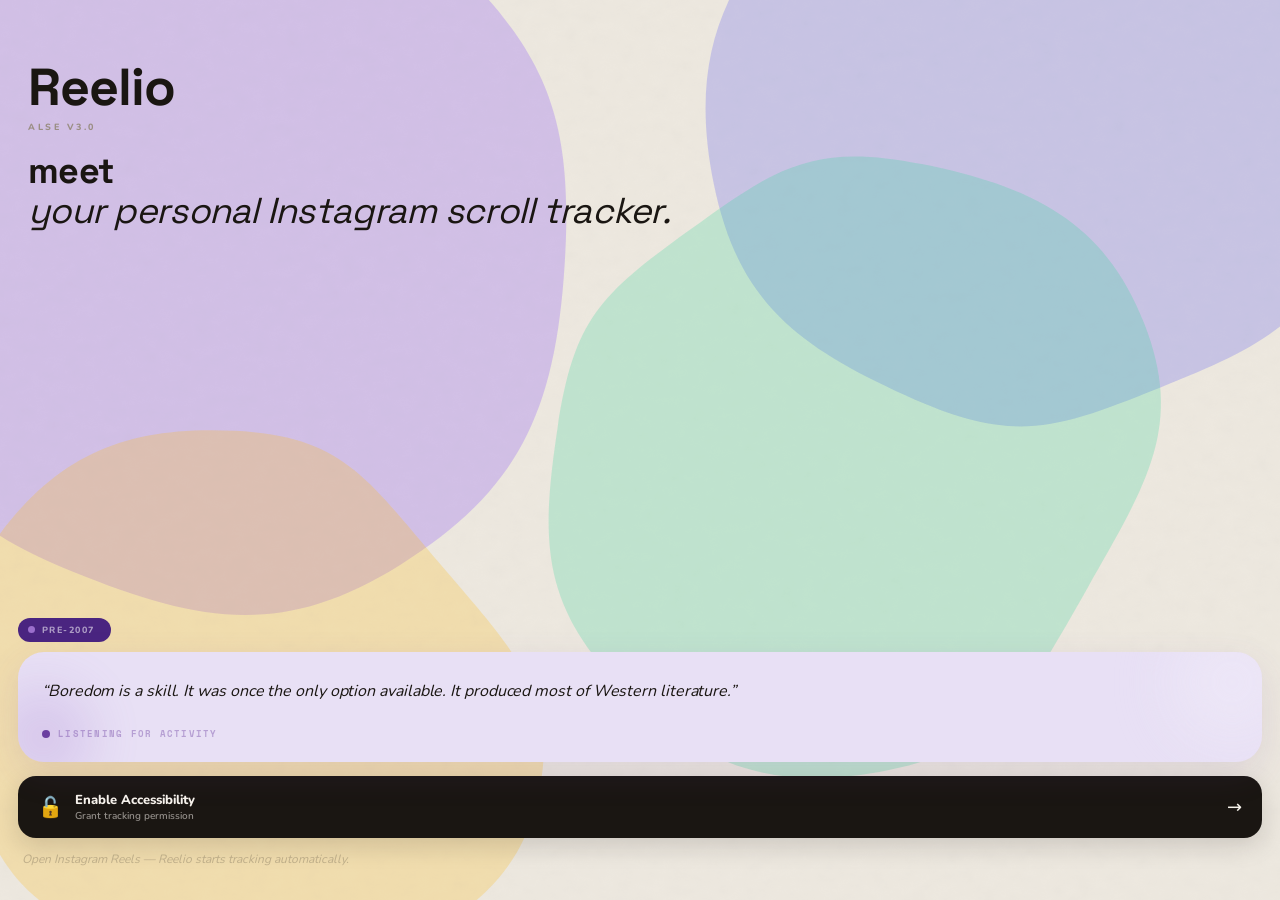
<file: app/src/main/assets/www/index.html>
﻿<!DOCTYPE html>
<html lang="en">

<head>
  <meta charset="UTF-8" />
  <meta name="viewport" content="width=device-width, initial-scale=1.0, maximum-scale=1.0, user-scalable=no" />
  <title>Reelio</title>
  <style>
    /* ── Offline Google Fonts ── */
    @font-face {
      font-family: 'Space Grotesk';
      font-style: normal;
      font-weight: 300 800;
      font-display: swap;
      src: url('fonts/SpaceGrotesk-Latin.woff2') format('woff2');
    }
    @font-face {
      font-family: 'Nunito';
      font-style: normal;
      font-weight: 400 900;
      font-display: swap;
      src: url('fonts/Nunito-Latin.woff2') format('woff2');
    }
    @font-face {
      font-family: 'Space Mono';
      font-style: normal;
      font-weight: 400;
      font-display: swap;
      src: url('fonts/SpaceMono-Regular.woff2') format('woff2');
    }
    @font-face {
      font-family: 'Space Mono';
      font-style: normal;
      font-weight: 700;
      font-display: swap;
      src: url('fonts/SpaceMono-Bold.woff2') format('woff2');
    }

    * {
      box-sizing: border-box;
      margin: 0;
      padding: 0;
      -webkit-tap-highlight-color: transparent;
    }

    html,
    body {
      width: 100%;
      height: 100%;
      background: #EDE8DF;
      overflow-x: hidden;
    }

    body {
      font-family: 'Nunito', 'Segoe UI', system-ui, -apple-system, sans-serif;
    }

    #root {
      width: 100%;
      min-height: 100vh;
    }

    .mono {
      font-family: 'Share Tech Mono', 'Courier New', monospace;
    }

    .spacemono {
      font-family: 'Space Mono', monospace;
    }

    .boot {
      min-height: 100vh;
      display: flex;
      flex-direction: column;
      align-items: center;
      justify-content: center;
      gap: 14px;
      background: #EDE8DF;
      color: #6A5E56;
    }

    .boot-spinner {
      width: 38px;
      height: 38px;
      border: 3px solid rgba(107, 63, 160, 0.2);
      border-top-color: #6B3FA0;
      border-radius: 50%;
      animation: spin .8s linear infinite;
    }

    @keyframes spin {
      to {
        transform: rotate(360deg)
      }
    }
  </style>
</head>

<body>
  <div id="root">
    <div class="boot">
      <div class="boot-spinner"></div>
      <div class="mono" style="font-size:11px;letter-spacing:.18em">REELIO</div>
    </div>
  </div>

  <script defer src="react.min.js"></script>
  <script defer src="react-dom.min.js"></script>
  <script defer src="prop-types.min.js"></script>
  <script defer src="recharts.min.js"></script>

  <script defer>
    (function () {
      'use strict';

      function showBootError(message) {
        var root = document.getElementById('root');
        if (!root) return;
        root.innerHTML =
          '<div style="min-height:100vh;display:flex;align-items:center;justify-content:center;background:#EDE8DF;padding:18px">' +
          '<div style="max-width:460px;border:1px solid rgba(196,86,58,.35);border-radius:12px;padding:14px;color:#C4563A;font-family:monospace;font-size:12px;line-height:1.5">' +
          '<div style="font-weight:700;margin-bottom:6px">UI startup failed</div>' +
          '<div>' + String(message || 'Unknown error') + '</div>' +
          '</div></div>';
      }

      window.addEventListener('error', function (ev) {
        var msg = (ev && ev.error && ev.error.message) || (ev && ev.message) || 'Unknown script error';
        showBootError(msg);
      });

      window.addEventListener('unhandledrejection', function (ev) {
        var reason = ev && ev.reason;
        var msg = (reason && reason.message) ? reason.message : String(reason || 'Unhandled promise rejection');
        showBootError(msg);
      });

      window.injectDataB64 = function (b64) {
        var parsed;
        try {
          parsed = JSON.parse(atob(b64));
        } catch (ex) {
          parsed = { error: "Parse error: " + ex.message };
        }
        window.injectedJsonData = parsed;
        if (window.reactDataCallback) window.reactDataCallback(parsed);
      };

      window.injectData = function (jsonStr) {
        var parsed;
        try {
          parsed = JSON.parse(jsonStr);
        } catch (ex) {
          parsed = { error: "JSON parse error: " + ex.message };
        }
        window.injectedJsonData = parsed;
        if (window.reactDataCallback) window.reactDataCallback(parsed);
      };
    })();
  </script>

  <script defer src="app.bundle.js"></script>
</body>

</html>
</file>
